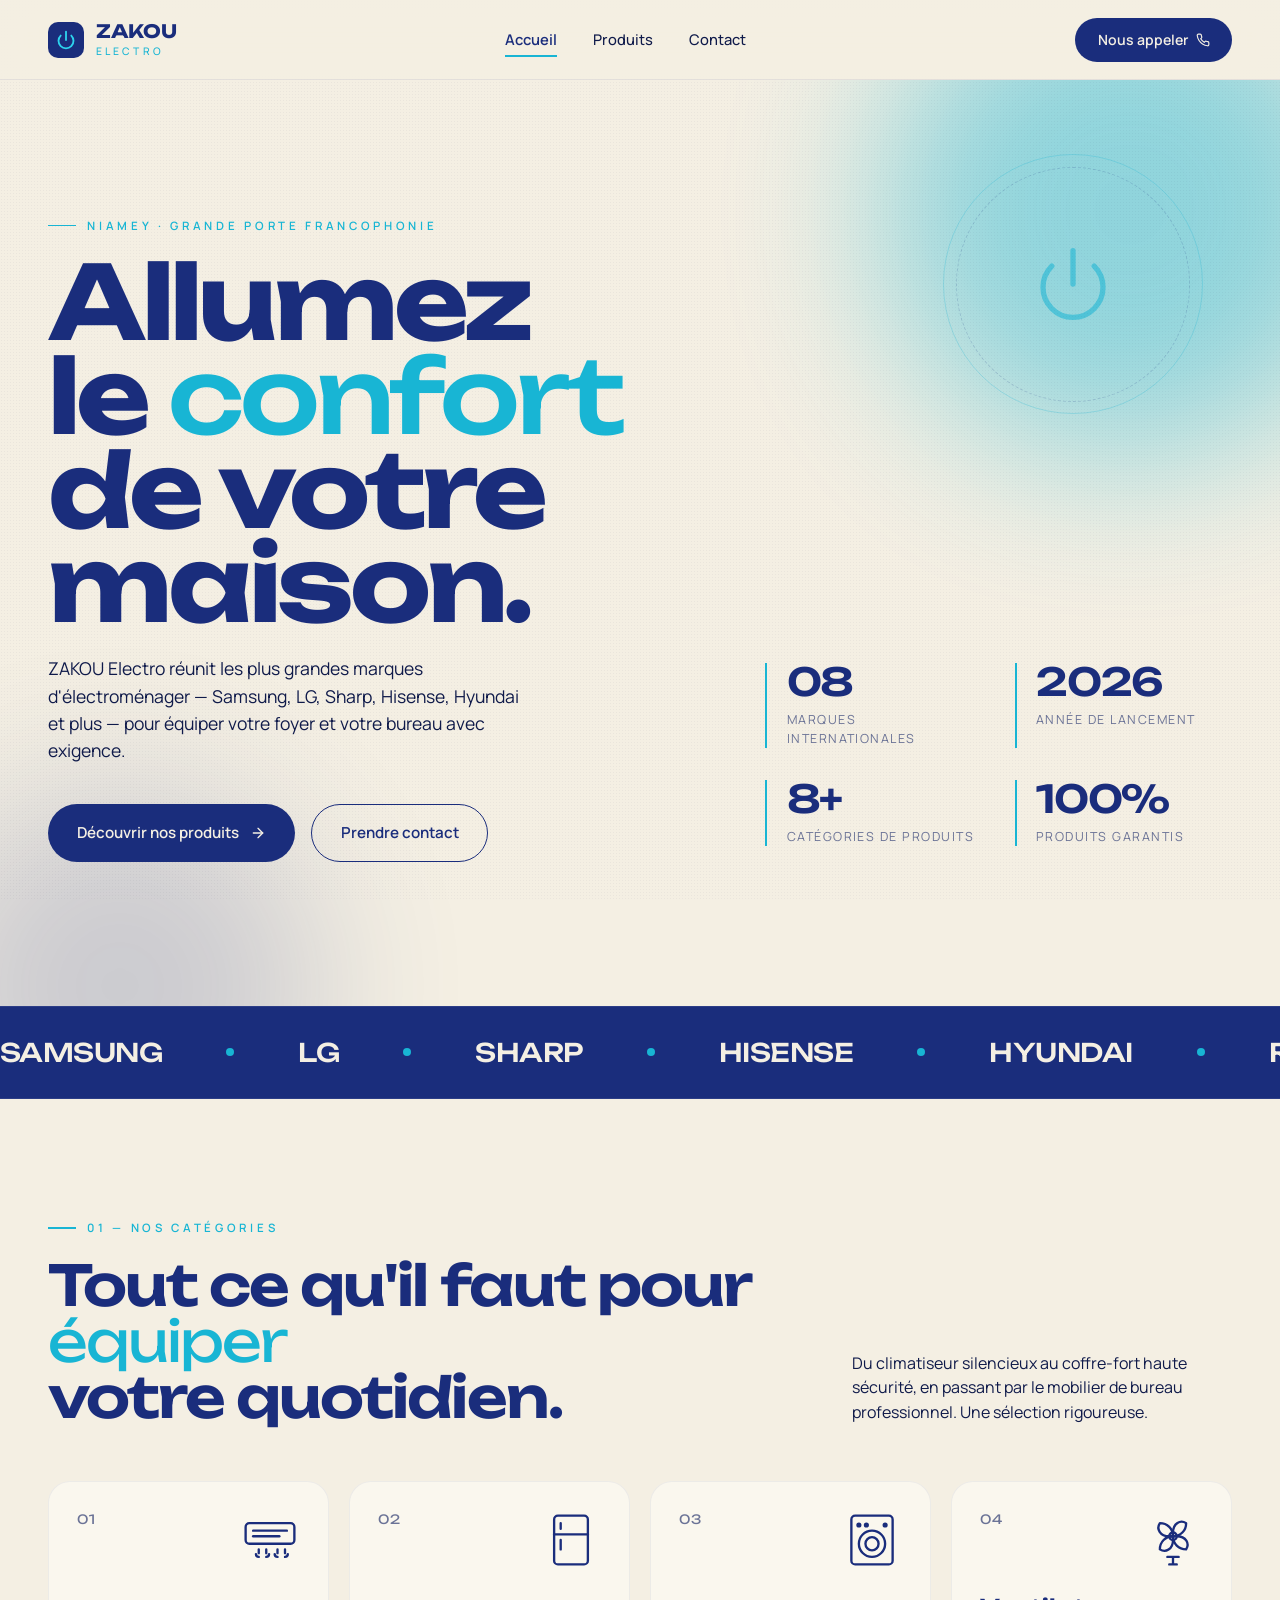
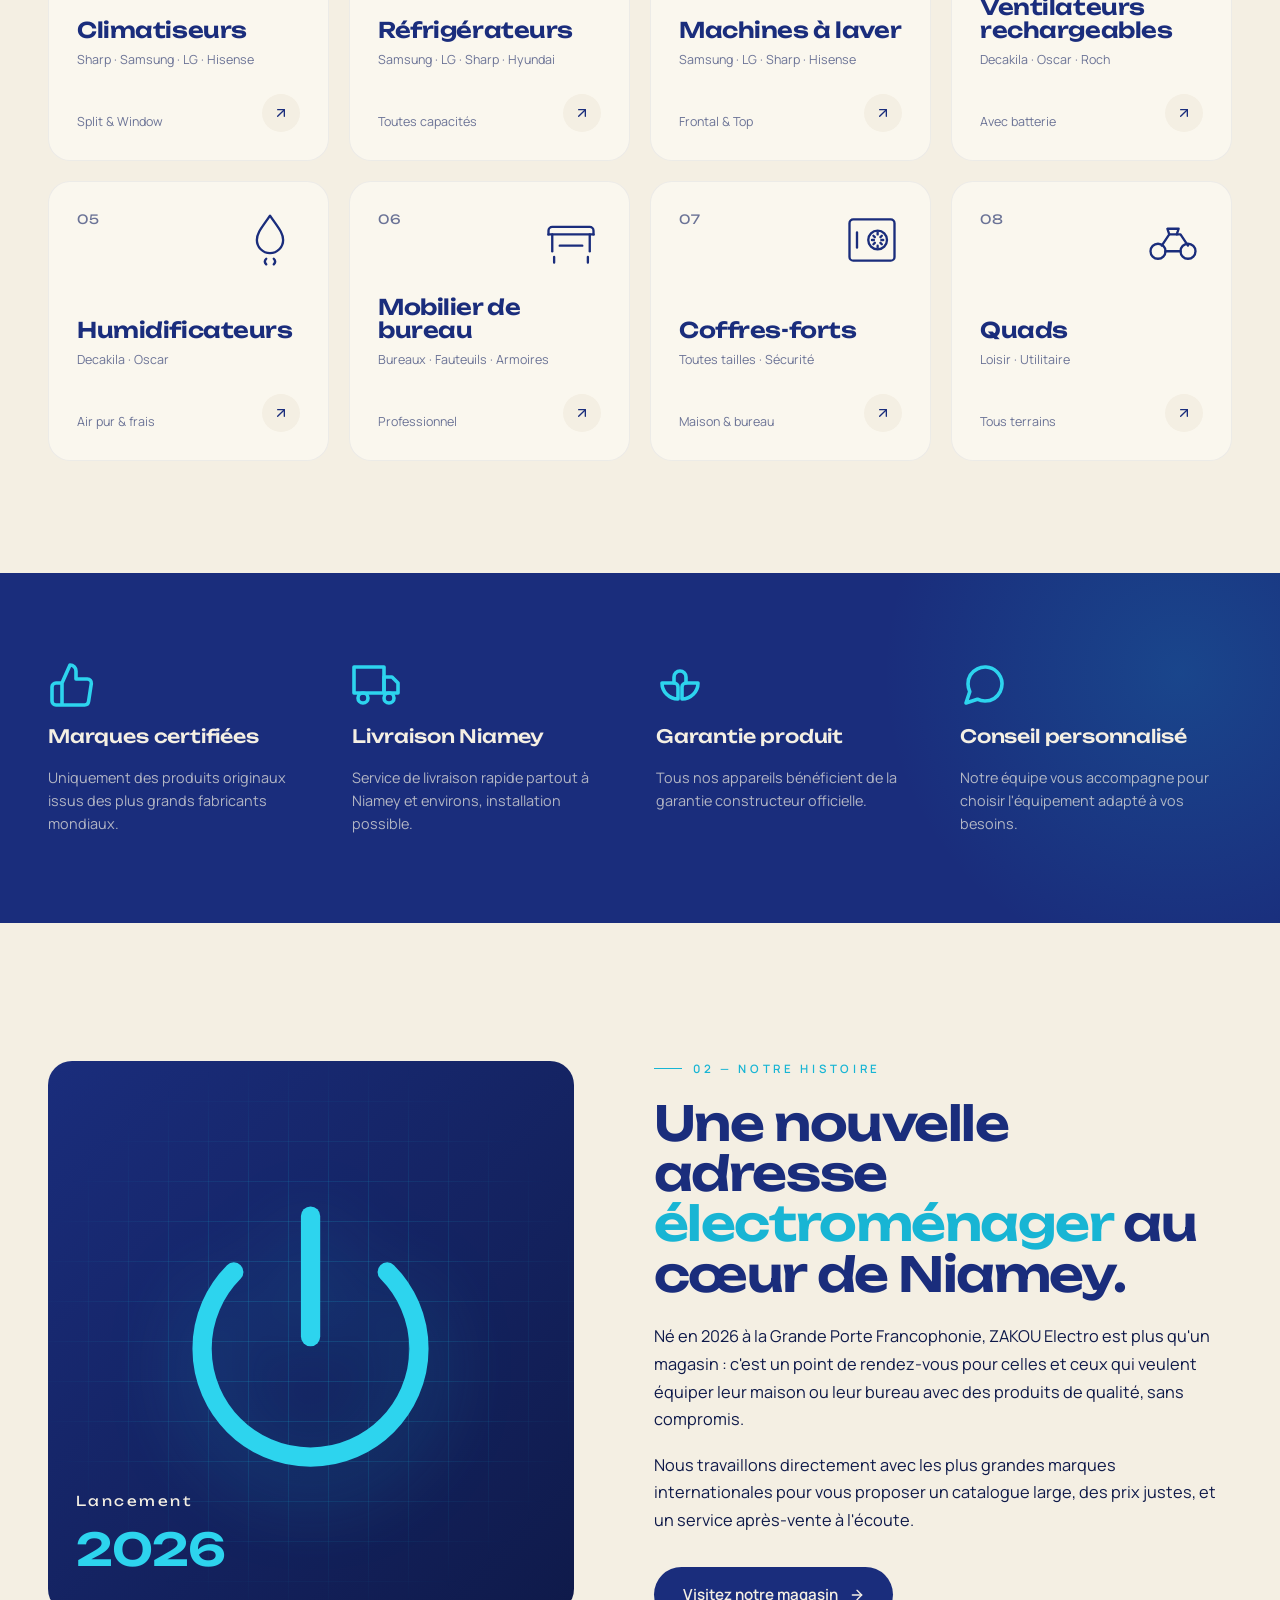
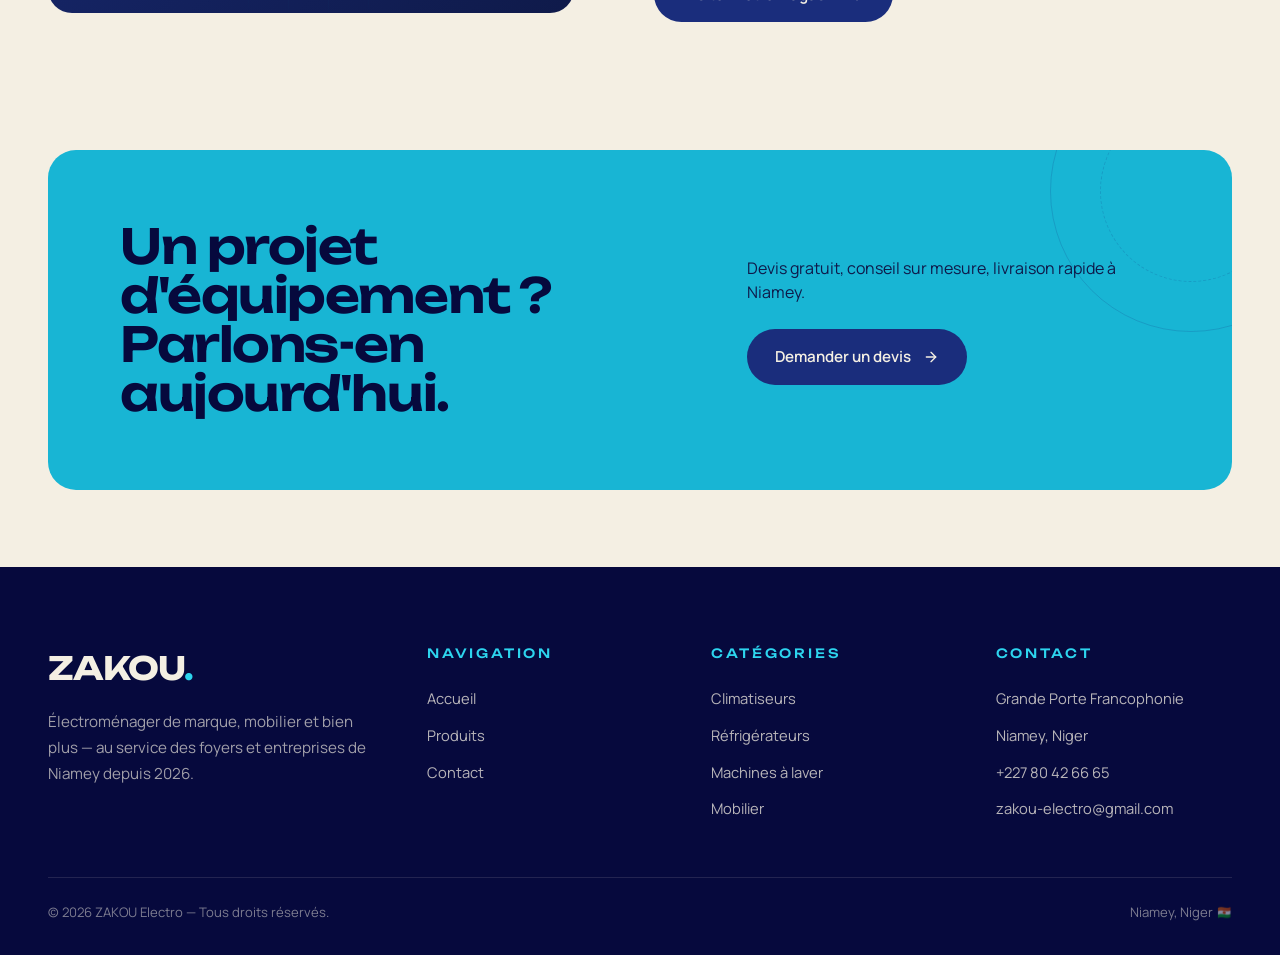
<file: index.html>
<!DOCTYPE html>
<html lang="fr">
<head>
  <meta charset="UTF-8" />
  <meta name="viewport" content="width=device-width, initial-scale=1.0" />
  <title>ZAKOU Electro — Électroménager de marque à Niamey</title>
  <meta name="description" content="ZAKOU Electro — votre destination pour l'électroménager de marque à Niamey. Climatiseurs, réfrigérateurs, machines à laver, mobilier et plus encore. Marques : Samsung, LG, Sharp, Hisense, Hyundai." />
  <link rel="stylesheet" href="style.css" />
  <link rel="icon" type="image/png" href="assets/logo.png" />
</head>
<body>

  <!-- ============================== NAV ============================== -->
  <nav class="nav">
    <div class="nav__inner">
      <a href="index.html" class="nav__brand" aria-label="ZAKOU Electro accueil">
        <span class="nav__brand-mark" aria-hidden="true">
          <!-- Power icon -->
          <svg viewBox="0 0 24 24" width="20" height="20" fill="none" stroke="currentColor" stroke-width="2.2" stroke-linecap="round" stroke-linejoin="round"><path d="M12 2v10"/><path d="M18.36 6.64a9 9 0 1 1-12.73 0"/></svg>
        </span>
        <span class="nav__brand-text">ZAKOU<span>ELECTRO</span></span>
      </a>
      <ul class="nav__links">
        <li><a href="index.html" class="nav__link is-active">Accueil</a></li>
        <li><a href="produits.html" class="nav__link">Produits</a></li>
        <li><a href="contact.html" class="nav__link">Contact</a></li>
      </ul>
      <a href="contact.html" class="nav__cta">
        Nous appeler
        <svg viewBox="0 0 24 24" fill="none" stroke="currentColor" stroke-width="2" stroke-linecap="round" stroke-linejoin="round"><path d="M22 16.92v3a2 2 0 0 1-2.18 2 19.79 19.79 0 0 1-8.63-3.07 19.5 19.5 0 0 1-6-6 19.79 19.79 0 0 1-3.07-8.67A2 2 0 0 1 4.11 2h3a2 2 0 0 1 2 1.72 12.84 12.84 0 0 0 .7 2.81 2 2 0 0 1-.45 2.11L8.09 9.91a16 16 0 0 0 6 6l1.27-1.27a2 2 0 0 1 2.11-.45 12.84 12.84 0 0 0 2.81.7A2 2 0 0 1 22 16.92z"/></svg>
      </a>
      <button class="nav__burger" aria-label="Menu"><span></span><span></span><span></span></button>
    </div>
  </nav>

  <!-- ============================== HERO ============================== -->
  <section class="hero">
    <div class="hero__bg">
      <span class="hero__bg-circle hero__bg-circle--cyan"></span>
      <span class="hero__bg-circle hero__bg-circle--navy"></span>
    </div>

    <!-- Rotating power ring decoration -->
    <div class="power-mark" aria-hidden="true">
      <svg viewBox="0 0 24 24" fill="none" stroke="currentColor" stroke-width="1.6" stroke-linecap="round" stroke-linejoin="round"><path d="M12 2v10"/><path d="M18.36 6.64a9 9 0 1 1-12.73 0"/></svg>
    </div>

    <div class="container">
      <div class="hero__grid">
        <div>
          <span class="eyebrow">Niamey · Grande Porte Francophonie</span>
          <h1 class="hero__title">
            <span class="line">Allumez</span>
            <span class="line">le <em>confort</em></span>
            <span class="line">de votre maison.</span>
          </h1>
          <p class="hero__lead">
            ZAKOU Electro réunit les plus grandes marques d'électroménager &mdash;
            Samsung, LG, Sharp, Hisense, Hyundai et plus &mdash; pour équiper votre
            foyer et votre bureau avec exigence.
          </p>
          <div class="hero__cta-row">
            <a href="produits.html" class="btn btn--primary">
              Découvrir nos produits
              <svg viewBox="0 0 24 24" fill="none" stroke="currentColor" stroke-width="2" stroke-linecap="round" stroke-linejoin="round"><path d="M5 12h14"/><path d="m12 5 7 7-7 7"/></svg>
            </a>
            <a href="contact.html" class="btn btn--ghost">Prendre contact</a>
          </div>
        </div>

        <div class="hero__stats">
          <div class="hero__stat">
            <div class="hero__stat-num">08</div>
            <div class="hero__stat-label">Marques internationales</div>
          </div>
          <div class="hero__stat">
            <div class="hero__stat-num">2026</div>
            <div class="hero__stat-label">Année de lancement</div>
          </div>
          <div class="hero__stat">
            <div class="hero__stat-num">8+</div>
            <div class="hero__stat-label">Catégories de produits</div>
          </div>
          <div class="hero__stat">
            <div class="hero__stat-num">100%</div>
            <div class="hero__stat-label">Produits garantis</div>
          </div>
        </div>
      </div>
    </div>
  </section>

  <!-- ============================== BRAND MARQUEE ============================== -->
  <div class="marquee" aria-hidden="true">
    <div class="marquee__track">
      <div class="marquee__item">SAMSUNG</div>
      <div class="marquee__item">LG</div>
      <div class="marquee__item">SHARP</div>
      <div class="marquee__item">HISENSE</div>
      <div class="marquee__item">HYUNDAI</div>
      <div class="marquee__item">ROCH</div>
      <div class="marquee__item">OSCAR</div>
      <div class="marquee__item">DECAKILA</div>
      <!-- Dupliqué pour boucle continue -->
      <div class="marquee__item">SAMSUNG</div>
      <div class="marquee__item">LG</div>
      <div class="marquee__item">SHARP</div>
      <div class="marquee__item">HISENSE</div>
      <div class="marquee__item">HYUNDAI</div>
      <div class="marquee__item">ROCH</div>
      <div class="marquee__item">OSCAR</div>
      <div class="marquee__item">DECAKILA</div>
    </div>
  </div>

  <!-- ============================== CATEGORIES ============================== -->
  <section class="section">
    <div class="container">
      <div class="section__head reveal">
        <div>
          <span class="eyebrow">01 — Nos catégories</span>
          <h2 class="section__title">Tout ce qu'il faut pour <em>équiper</em><br />votre quotidien.</h2>
        </div>
        <p class="section__sub">
          Du climatiseur silencieux au coffre-fort haute sécurité, en passant
          par le mobilier de bureau professionnel. Une sélection rigoureuse.
        </p>
      </div>

      <div class="categories">

        <!-- Climatiseurs -->
        <a href="produits.html#climatiseurs" class="cat-card reveal">
          <div class="cat-card__top">
            <span class="cat-card__num">01</span>
            <svg class="cat-card__icon" viewBox="0 0 64 64" fill="none" stroke="currentColor" stroke-width="2.5" stroke-linecap="round" stroke-linejoin="round">
              <rect x="6" y="14" width="52" height="22" rx="4"/>
              <path d="M14 22h36"/><path d="M14 28h28"/>
              <path d="M20 42v4M20 50c-2 0-3-1-3-3M28 42v4M28 50c2 0 3-1 3-3M40 42v4M40 50c-2 0-3-1-3-3M48 42v4M48 50c2 0 3-1 3-3"/>
            </svg>
          </div>
          <div>
            <h3 class="cat-card__title">Climatiseurs</h3>
            <p class="cat-card__brands">Sharp · Samsung · LG · Hisense</p>
            <div class="cat-card__bottom">
              <span class="cat-card__brands">Split & Window</span>
              <span class="cat-card__arrow">
                <svg viewBox="0 0 24 24" fill="none" stroke="currentColor" stroke-width="2" stroke-linecap="round" stroke-linejoin="round"><path d="M7 17 17 7"/><path d="M7 7h10v10"/></svg>
              </span>
            </div>
          </div>
        </a>

        <!-- Réfrigérateurs -->
        <a href="produits.html#refrigerateurs" class="cat-card reveal">
          <div class="cat-card__top">
            <span class="cat-card__num">02</span>
            <svg class="cat-card__icon" viewBox="0 0 64 64" fill="none" stroke="currentColor" stroke-width="2.5" stroke-linecap="round" stroke-linejoin="round">
              <rect x="14" y="6" width="36" height="52" rx="4"/>
              <path d="M14 26h36"/>
              <path d="M21 14v6M21 32v10"/>
            </svg>
          </div>
          <div>
            <h3 class="cat-card__title">Réfrigérateurs</h3>
            <p class="cat-card__brands">Samsung · LG · Sharp · Hyundai</p>
            <div class="cat-card__bottom">
              <span class="cat-card__brands">Toutes capacités</span>
              <span class="cat-card__arrow">
                <svg viewBox="0 0 24 24" fill="none" stroke="currentColor" stroke-width="2" stroke-linecap="round" stroke-linejoin="round"><path d="M7 17 17 7"/><path d="M7 7h10v10"/></svg>
              </span>
            </div>
          </div>
        </a>

        <!-- Machines à laver -->
        <a href="produits.html#machines" class="cat-card reveal">
          <div class="cat-card__top">
            <span class="cat-card__num">03</span>
            <svg class="cat-card__icon" viewBox="0 0 64 64" fill="none" stroke="currentColor" stroke-width="2.5" stroke-linecap="round" stroke-linejoin="round">
              <rect x="10" y="6" width="44" height="52" rx="4"/>
              <circle cx="32" cy="36" r="14"/>
              <circle cx="32" cy="36" r="7"/>
              <circle cx="18" cy="16" r="1.5" fill="currentColor"/>
              <circle cx="26" cy="16" r="1.5" fill="currentColor"/>
              <circle cx="46" cy="16" r="1.5" fill="currentColor"/>
            </svg>
          </div>
          <div>
            <h3 class="cat-card__title">Machines à laver</h3>
            <p class="cat-card__brands">Samsung · LG · Sharp · Hisense</p>
            <div class="cat-card__bottom">
              <span class="cat-card__brands">Frontal & Top</span>
              <span class="cat-card__arrow">
                <svg viewBox="0 0 24 24" fill="none" stroke="currentColor" stroke-width="2" stroke-linecap="round" stroke-linejoin="round"><path d="M7 17 17 7"/><path d="M7 7h10v10"/></svg>
              </span>
            </div>
          </div>
        </a>

        <!-- Ventilateurs -->
        <a href="produits.html#ventilateurs" class="cat-card reveal">
          <div class="cat-card__top">
            <span class="cat-card__num">04</span>
            <svg class="cat-card__icon" viewBox="0 0 64 64" fill="none" stroke="currentColor" stroke-width="2.5" stroke-linecap="round" stroke-linejoin="round">
              <circle cx="32" cy="28" r="4"/>
              <path d="M32 24c0-10 8-14 14-10 0 8-6 14-14 14z"/>
              <path d="M32 32c0 10-8 14-14 10 0-8 6-14 14-14z"/>
              <path d="M28 28c-10 0-14-8-10-14 8 0 14 6 14 14z"/>
              <path d="M36 28c10 0 14 8 10 14-8 0-14-6-14-14z"/>
              <path d="M26 50h12M28 58h8M32 50v8"/>
            </svg>
          </div>
          <div>
            <h3 class="cat-card__title">Ventilateurs rechargeables</h3>
            <p class="cat-card__brands">Decakila · Oscar · Roch</p>
            <div class="cat-card__bottom">
              <span class="cat-card__brands">Avec batterie</span>
              <span class="cat-card__arrow">
                <svg viewBox="0 0 24 24" fill="none" stroke="currentColor" stroke-width="2" stroke-linecap="round" stroke-linejoin="round"><path d="M7 17 17 7"/><path d="M7 7h10v10"/></svg>
              </span>
            </div>
          </div>
        </a>

        <!-- Humidificateurs -->
        <a href="produits.html#humidificateurs" class="cat-card reveal">
          <div class="cat-card__top">
            <span class="cat-card__num">05</span>
            <svg class="cat-card__icon" viewBox="0 0 64 64" fill="none" stroke="currentColor" stroke-width="2.5" stroke-linecap="round" stroke-linejoin="round">
              <path d="M32 6c-8 12-14 18-14 26a14 14 0 0 0 28 0c0-8-6-14-14-26z"/>
              <path d="M28 58c-2-2-2-4 0-6M36 58c2-2 2-4 0-6"/>
            </svg>
          </div>
          <div>
            <h3 class="cat-card__title">Humidificateurs</h3>
            <p class="cat-card__brands">Decakila · Oscar</p>
            <div class="cat-card__bottom">
              <span class="cat-card__brands">Air pur & frais</span>
              <span class="cat-card__arrow">
                <svg viewBox="0 0 24 24" fill="none" stroke="currentColor" stroke-width="2" stroke-linecap="round" stroke-linejoin="round"><path d="M7 17 17 7"/><path d="M7 7h10v10"/></svg>
              </span>
            </div>
          </div>
        </a>

        <!-- Mobilier de bureau -->
        <a href="produits.html#mobilier" class="cat-card reveal">
          <div class="cat-card__top">
            <span class="cat-card__num">06</span>
            <svg class="cat-card__icon" viewBox="0 0 64 64" fill="none" stroke="currentColor" stroke-width="2.5" stroke-linecap="round" stroke-linejoin="round">
              <path d="M8 26h48"/>
              <path d="M12 26v18"/>
              <path d="M52 26v18"/>
              <path d="M8 26v-4a4 4 0 0 1 4-4h40a4 4 0 0 1 4 4v4"/>
              <path d="M20 38h24"/>
              <path d="M14 50v6M50 50v6"/>
            </svg>
          </div>
          <div>
            <h3 class="cat-card__title">Mobilier de bureau</h3>
            <p class="cat-card__brands">Bureaux · Fauteuils · Armoires</p>
            <div class="cat-card__bottom">
              <span class="cat-card__brands">Professionnel</span>
              <span class="cat-card__arrow">
                <svg viewBox="0 0 24 24" fill="none" stroke="currentColor" stroke-width="2" stroke-linecap="round" stroke-linejoin="round"><path d="M7 17 17 7"/><path d="M7 7h10v10"/></svg>
              </span>
            </div>
          </div>
        </a>

        <!-- Coffres-forts -->
        <a href="produits.html#coffres" class="cat-card reveal">
          <div class="cat-card__top">
            <span class="cat-card__num">07</span>
            <svg class="cat-card__icon" viewBox="0 0 64 64" fill="none" stroke="currentColor" stroke-width="2.5" stroke-linecap="round" stroke-linejoin="round">
              <rect x="8" y="10" width="48" height="44" rx="4"/>
              <circle cx="38" cy="32" r="10"/>
              <path d="M38 26v-2M38 40v-2M44 32h-2M34 32h-2M42.5 27.5l-1.5 1.5M35 35l-1.5 1.5M42.5 36.5 41 35M35 29l-1.5-1.5"/>
              <path d="M16 24v16"/>
            </svg>
          </div>
          <div>
            <h3 class="cat-card__title">Coffres-forts</h3>
            <p class="cat-card__brands">Toutes tailles · Sécurité</p>
            <div class="cat-card__bottom">
              <span class="cat-card__brands">Maison & bureau</span>
              <span class="cat-card__arrow">
                <svg viewBox="0 0 24 24" fill="none" stroke="currentColor" stroke-width="2" stroke-linecap="round" stroke-linejoin="round"><path d="M7 17 17 7"/><path d="M7 7h10v10"/></svg>
              </span>
            </div>
          </div>
        </a>

        <!-- Quads -->
        <a href="produits.html#quads" class="cat-card reveal">
          <div class="cat-card__top">
            <span class="cat-card__num">08</span>
            <svg class="cat-card__icon" viewBox="0 0 64 64" fill="none" stroke="currentColor" stroke-width="2.5" stroke-linecap="round" stroke-linejoin="round">
              <circle cx="16" cy="44" r="8"/>
              <circle cx="48" cy="44" r="8"/>
              <path d="M20 38l8-12h12l8 12"/>
              <path d="M28 26l-2-6h12l-2 6"/>
              <path d="M24 44h16"/>
            </svg>
          </div>
          <div>
            <h3 class="cat-card__title">Quads</h3>
            <p class="cat-card__brands">Loisir · Utilitaire</p>
            <div class="cat-card__bottom">
              <span class="cat-card__brands">Tous terrains</span>
              <span class="cat-card__arrow">
                <svg viewBox="0 0 24 24" fill="none" stroke="currentColor" stroke-width="2" stroke-linecap="round" stroke-linejoin="round"><path d="M7 17 17 7"/><path d="M7 7h10v10"/></svg>
              </span>
            </div>
          </div>
        </a>

      </div>
    </div>
  </section>

  <!-- ============================== FEATURES ============================== -->
  <section class="features">
    <div class="container">
      <div class="features__grid">
        <div class="feature reveal">
          <svg class="feature__icon" viewBox="0 0 24 24" fill="none" stroke="currentColor" stroke-width="1.8" stroke-linecap="round" stroke-linejoin="round"><path d="M14 9V5a3 3 0 0 0-3-3l-4 9v11h11.28a2 2 0 0 0 2-1.7l1.38-9a2 2 0 0 0-2-2.3zM7 22H4a2 2 0 0 1-2-2v-7a2 2 0 0 1 2-2h3"/></svg>
          <h3 class="feature__title">Marques certifiées</h3>
          <p class="feature__desc">Uniquement des produits originaux issus des plus grands fabricants mondiaux.</p>
        </div>
        <div class="feature reveal">
          <svg class="feature__icon" viewBox="0 0 24 24" fill="none" stroke="currentColor" stroke-width="1.8" stroke-linecap="round" stroke-linejoin="round"><rect x="1" y="3" width="15" height="13"/><polygon points="16 8 20 8 23 11 23 16 16 16 16 8"/><circle cx="5.5" cy="18.5" r="2.5"/><circle cx="18.5" cy="18.5" r="2.5"/></svg>
          <h3 class="feature__title">Livraison Niamey</h3>
          <p class="feature__desc">Service de livraison rapide partout à Niamey et environs, installation possible.</p>
        </div>
        <div class="feature reveal">
          <svg class="feature__icon" viewBox="0 0 24 24" fill="none" stroke="currentColor" stroke-width="1.8" stroke-linecap="round" stroke-linejoin="round"><path d="M9 11H3a8 8 0 0 0 8 8v-6a2 2 0 0 0-2-2zM21 11h-6a2 2 0 0 0-2 2v6a8 8 0 0 0 8-8z"/><path d="M9 11V8a3 3 0 0 1 6 0v3"/></svg>
          <h3 class="feature__title">Garantie produit</h3>
          <p class="feature__desc">Tous nos appareils bénéficient de la garantie constructeur officielle.</p>
        </div>
        <div class="feature reveal">
          <svg class="feature__icon" viewBox="0 0 24 24" fill="none" stroke="currentColor" stroke-width="1.8" stroke-linecap="round" stroke-linejoin="round"><path d="M21 11.5a8.38 8.38 0 0 1-.9 3.8 8.5 8.5 0 0 1-7.6 4.7 8.38 8.38 0 0 1-3.8-.9L3 21l1.9-5.7a8.38 8.38 0 0 1-.9-3.8 8.5 8.5 0 0 1 4.7-7.6 8.38 8.38 0 0 1 3.8-.9h.5a8.48 8.48 0 0 1 8 8v.5z"/></svg>
          <h3 class="feature__title">Conseil personnalisé</h3>
          <p class="feature__desc">Notre équipe vous accompagne pour choisir l'équipement adapté à vos besoins.</p>
        </div>
      </div>
    </div>
  </section>

  <!-- ============================== STORY ============================== -->
  <section class="story">
    <div class="container">
      <div class="story__grid">
        <div class="story__visual reveal">
          <svg viewBox="0 0 24 24" fill="none" stroke="currentColor" stroke-width="1.6" stroke-linecap="round" stroke-linejoin="round" aria-hidden="true">
            <path d="M12 2v10"/>
            <path d="M18.36 6.64a9 9 0 1 1-12.73 0"/>
          </svg>
          <div class="story__year">
            Lancement<br /><strong>2026</strong>
          </div>
        </div>
        <div class="story__text reveal">
          <span class="eyebrow">02 — Notre histoire</span>
          <h2>Une nouvelle adresse <em>électroménager</em> au cœur de Niamey.</h2>
          <p>
            Né en 2026 à la Grande Porte Francophonie, ZAKOU Electro est plus
            qu'un magasin : c'est un point de rendez-vous pour celles et ceux
            qui veulent équiper leur maison ou leur bureau avec des produits de
            qualité, sans compromis.
          </p>
          <p>
            Nous travaillons directement avec les plus grandes marques
            internationales pour vous proposer un catalogue large, des prix
            justes, et un service après-vente à l'écoute.
          </p>
          <div style="margin-top:2rem;">
            <a href="contact.html" class="btn btn--primary">
              Visitez notre magasin
              <svg viewBox="0 0 24 24" fill="none" stroke="currentColor" stroke-width="2" stroke-linecap="round" stroke-linejoin="round"><path d="M5 12h14"/><path d="m12 5 7 7-7 7"/></svg>
            </a>
          </div>
        </div>
      </div>
    </div>
  </section>

  <!-- ============================== CTA BANNER ============================== -->
  <div class="cta-banner reveal">
    <div class="cta-banner__inner">
      <div>
        <h2>Un projet d'équipement ?<br />Parlons-en aujourd'hui.</h2>
      </div>
      <div>
        <p>Devis gratuit, conseil sur mesure, livraison rapide à Niamey.</p>
        <a href="contact.html" class="btn btn--primary">
          Demander un devis
          <svg viewBox="0 0 24 24" fill="none" stroke="currentColor" stroke-width="2" stroke-linecap="round" stroke-linejoin="round"><path d="M5 12h14"/><path d="m12 5 7 7-7 7"/></svg>
        </a>
      </div>
    </div>
  </div>

  <!-- ============================== FOOTER ============================== -->
  <footer class="footer">
    <div class="container">
      <div class="footer__grid">
        <div>
          <div class="footer__brand">ZAKOU<span>.</span></div>
          <p class="footer__tag">
            Électroménager de marque, mobilier et bien plus &mdash; au service
            des foyers et entreprises de Niamey depuis 2026.
          </p>
        </div>
        <div>
          <h4 class="footer__heading">Navigation</h4>
          <ul class="footer__list">
            <li><a href="index.html">Accueil</a></li>
            <li><a href="produits.html">Produits</a></li>
            <li><a href="contact.html">Contact</a></li>
          </ul>
        </div>
        <div>
          <h4 class="footer__heading">Catégories</h4>
          <ul class="footer__list">
            <li><a href="produits.html#climatiseurs">Climatiseurs</a></li>
            <li><a href="produits.html#refrigerateurs">Réfrigérateurs</a></li>
            <li><a href="produits.html#machines">Machines à laver</a></li>
            <li><a href="produits.html#mobilier">Mobilier</a></li>
          </ul>
        </div>
        <div>
          <h4 class="footer__heading">Contact</h4>
          <ul class="footer__list">
            <li><span>Grande Porte Francophonie</span></li>
            <li><span>Niamey, Niger</span></li>
            <li><a href="tel:+22780426665">+227 80 42 66 65</a></li>
            <li><a href="mailto:zakou-electro@gmail.com">zakou-electro@gmail.com</a></li>
          </ul>
        </div>
      </div>
      <div class="footer__bottom">
        <span>© 2026 ZAKOU Electro &mdash; Tous droits réservés.</span>
        <span>Niamey, Niger 🇳🇪</span>
      </div>
    </div>
  </footer>

  <script src="main.js"></script>
</body>
</html>
</file>
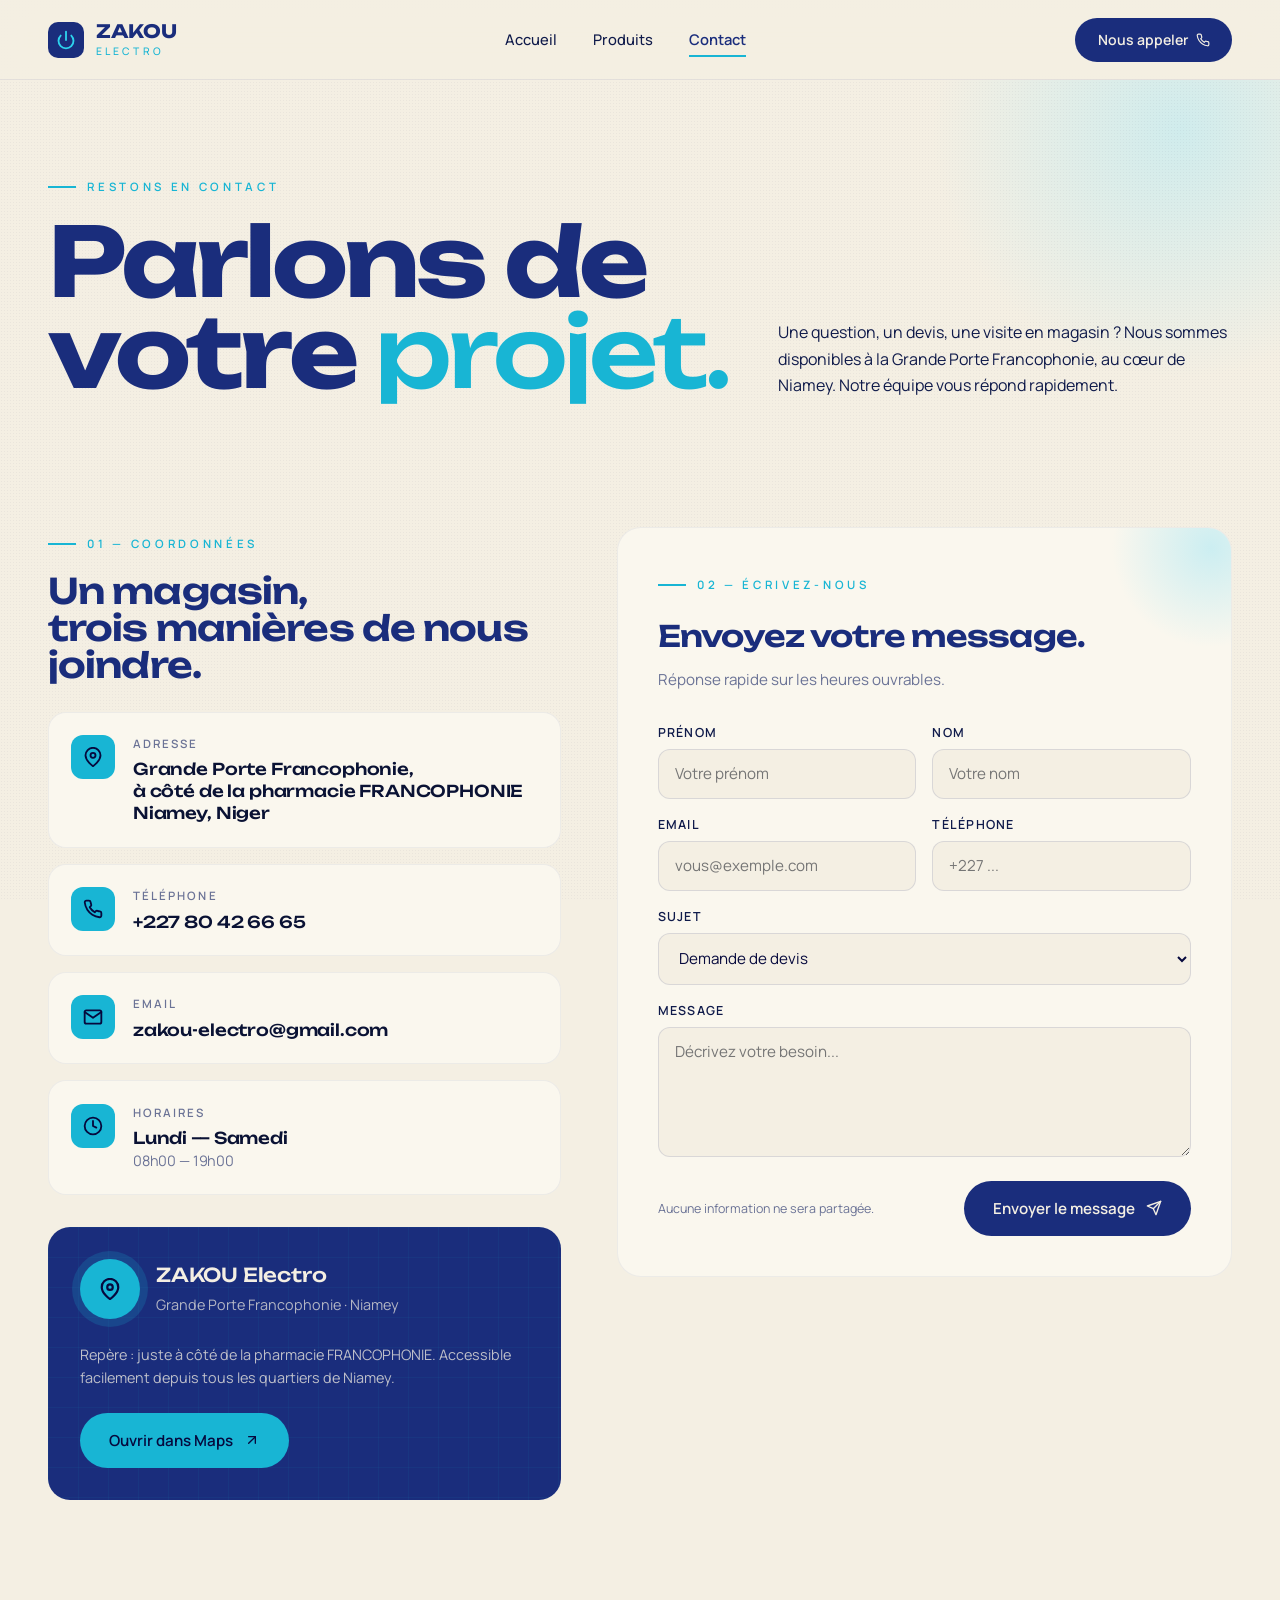
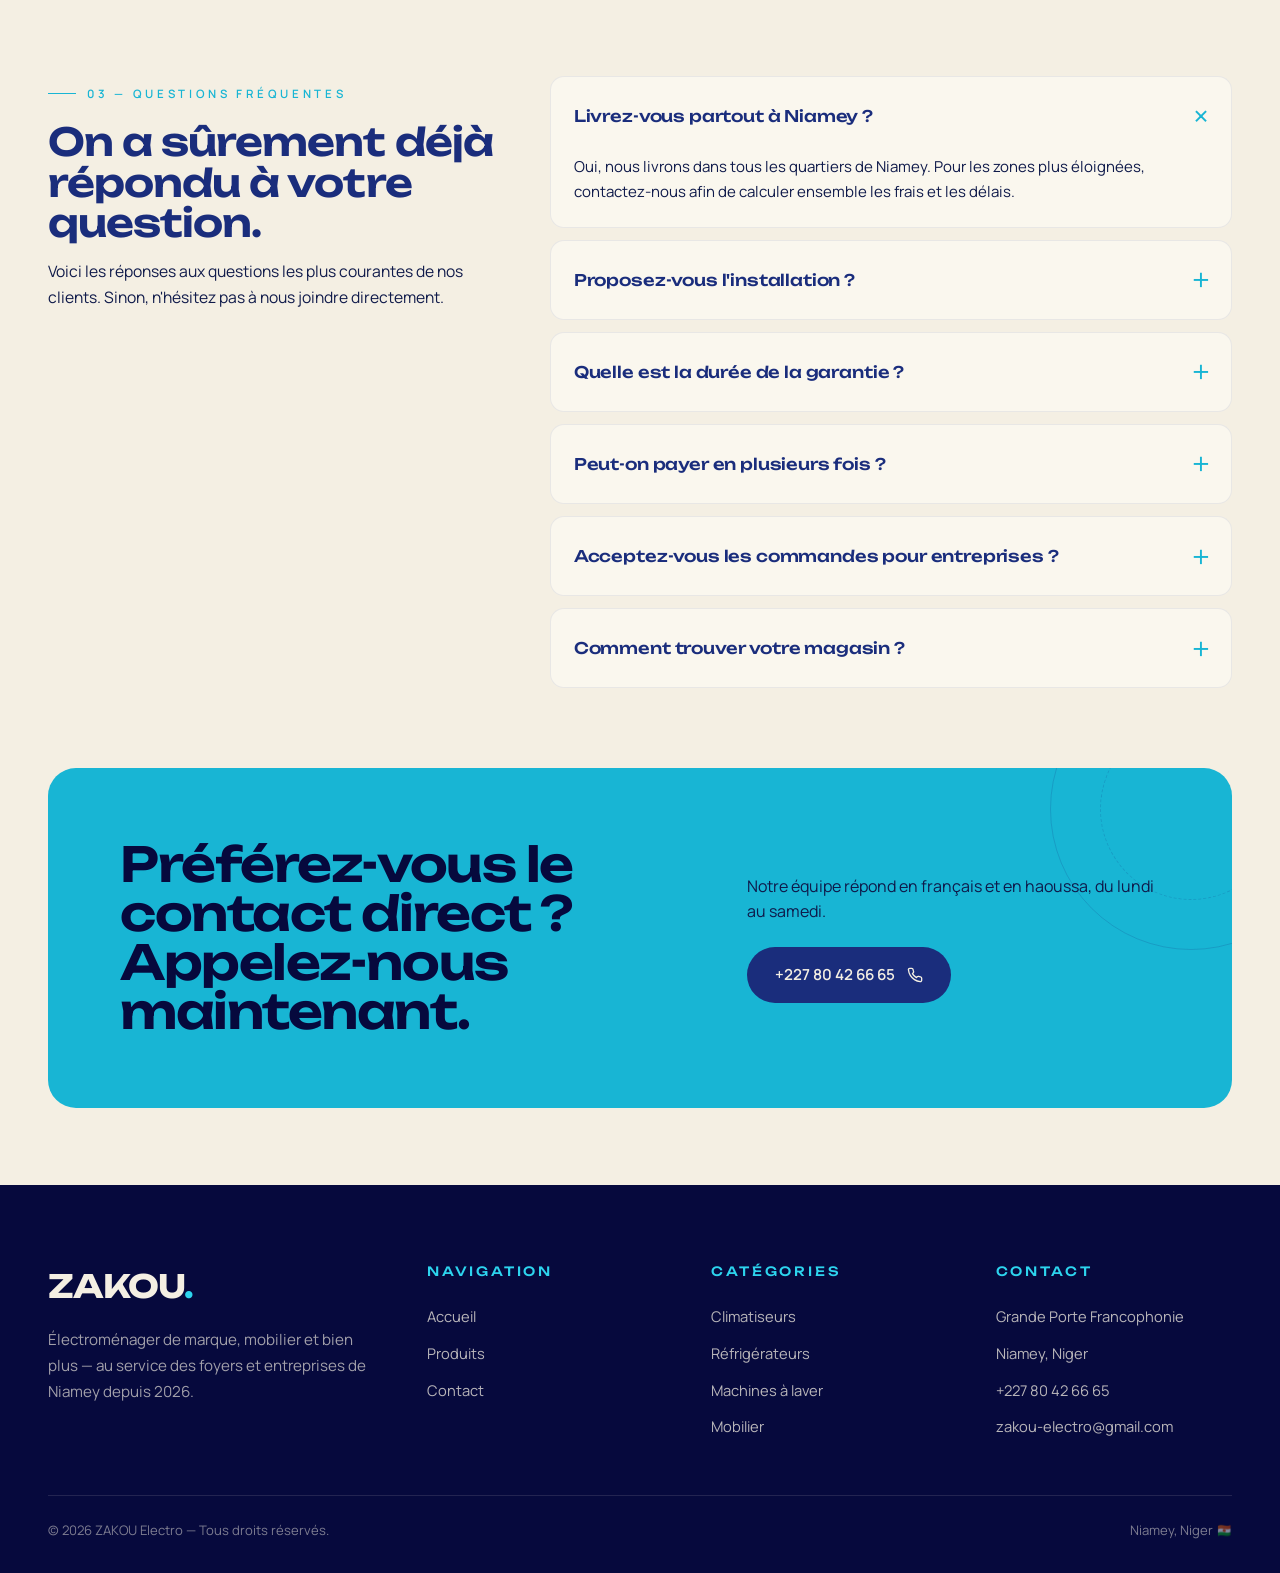
<file: contact.html>
<!DOCTYPE html>
<html lang="fr">
<head>
  <meta charset="UTF-8" />
  <meta name="viewport" content="width=device-width, initial-scale=1.0" />
  <title>Contact — ZAKOU Electro Niamey</title>
  <meta name="description" content="Contactez ZAKOU Electro à Niamey. Grande Porte Francophonie, à côté de la pharmacie FRANCOPHONIE. Téléphone : +227 80 42 66 65 — Email : zakou-electro@gmail.com." />
  <link rel="stylesheet" href="style.css" />
  <link rel="icon" type="image/png" href="assets/logo.png" />
</head>
<body>

  <!-- ============================== NAV ============================== -->
  <nav class="nav">
    <div class="nav__inner">
      <a href="index.html" class="nav__brand" aria-label="ZAKOU Electro accueil">
        <span class="nav__brand-mark" aria-hidden="true">
          <svg viewBox="0 0 24 24" width="20" height="20" fill="none" stroke="currentColor" stroke-width="2.2" stroke-linecap="round" stroke-linejoin="round"><path d="M12 2v10"/><path d="M18.36 6.64a9 9 0 1 1-12.73 0"/></svg>
        </span>
        <span class="nav__brand-text">ZAKOU<span>ELECTRO</span></span>
      </a>
      <ul class="nav__links">
        <li><a href="index.html" class="nav__link">Accueil</a></li>
        <li><a href="produits.html" class="nav__link">Produits</a></li>
        <li><a href="contact.html" class="nav__link is-active">Contact</a></li>
      </ul>
      <a href="tel:+22780426665" class="nav__cta">
        Nous appeler
        <svg viewBox="0 0 24 24" fill="none" stroke="currentColor" stroke-width="2" stroke-linecap="round" stroke-linejoin="round"><path d="M22 16.92v3a2 2 0 0 1-2.18 2 19.79 19.79 0 0 1-8.63-3.07 19.5 19.5 0 0 1-6-6 19.79 19.79 0 0 1-3.07-8.67A2 2 0 0 1 4.11 2h3a2 2 0 0 1 2 1.72 12.84 12.84 0 0 0 .7 2.81 2 2 0 0 1-.45 2.11L8.09 9.91a16 16 0 0 0 6 6l1.27-1.27a2 2 0 0 1 2.11-.45 12.84 12.84 0 0 0 2.81.7A2 2 0 0 1 22 16.92z"/></svg>
      </a>
      <button class="nav__burger" aria-label="Menu"><span></span><span></span><span></span></button>
    </div>
  </nav>

  <!-- ============================== PAGE HERO ============================== -->
  <section class="page-hero">
    <div class="container">
      <div class="page-hero__inner">
        <div>
          <span class="eyebrow">Restons en contact</span>
          <h1>Parlons de votre <em>projet.</em></h1>
        </div>
        <div class="page-hero__meta">
          <p>
            Une question, un devis, une visite en magasin ? Nous sommes
            disponibles à la Grande Porte Francophonie, au cœur de Niamey.
            Notre équipe vous répond rapidement.
          </p>
        </div>
      </div>
    </div>
  </section>

  <!-- ============================== CONTACT GRID ============================== -->
  <section class="container">
    <div class="contact-grid">

      <!-- LEFT : INFO -->
      <div class="contact-info reveal">
        <span class="eyebrow">01 — Coordonnées</span>
        <h2 style="font-family: var(--font-display); font-weight:600; font-size: clamp(1.6rem, 3vw, 2.2rem); color: var(--navy); margin-bottom: 1.75rem; letter-spacing: -0.025em; line-height: 1.05;">
          Un magasin,<br />trois manières de nous joindre.
        </h2>

        <div class="contact-info__cards">

          <a href="https://www.google.com/maps/search/?api=1&query=Grande+Porte+Francophonie+Niamey+Niger" target="_blank" rel="noopener" class="info-card">
            <span class="info-card__icon">
              <svg viewBox="0 0 24 24" fill="none" stroke="currentColor" stroke-width="2.2" stroke-linecap="round" stroke-linejoin="round"><path d="M21 10c0 7-9 13-9 13s-9-6-9-13a9 9 0 0 1 18 0z"/><circle cx="12" cy="10" r="3"/></svg>
            </span>
            <div>
              <div class="info-card__label">Adresse</div>
              <div class="info-card__value">Grande Porte Francophonie,<br />à côté de la pharmacie FRANCOPHONIE<br />Niamey, Niger</div>
            </div>
          </a>

          <a href="tel:+22780426665" class="info-card">
            <span class="info-card__icon">
              <svg viewBox="0 0 24 24" fill="none" stroke="currentColor" stroke-width="2.2" stroke-linecap="round" stroke-linejoin="round"><path d="M22 16.92v3a2 2 0 0 1-2.18 2 19.79 19.79 0 0 1-8.63-3.07 19.5 19.5 0 0 1-6-6 19.79 19.79 0 0 1-3.07-8.67A2 2 0 0 1 4.11 2h3a2 2 0 0 1 2 1.72 12.84 12.84 0 0 0 .7 2.81 2 2 0 0 1-.45 2.11L8.09 9.91a16 16 0 0 0 6 6l1.27-1.27a2 2 0 0 1 2.11-.45 12.84 12.84 0 0 0 2.81.7A2 2 0 0 1 22 16.92z"/></svg>
            </span>
            <div>
              <div class="info-card__label">Téléphone</div>
              <div class="info-card__value">+227 80 42 66 65</div>
            </div>
          </a>

          <a href="mailto:zakou-electro@gmail.com" class="info-card">
            <span class="info-card__icon">
              <svg viewBox="0 0 24 24" fill="none" stroke="currentColor" stroke-width="2.2" stroke-linecap="round" stroke-linejoin="round"><path d="M4 4h16c1.1 0 2 .9 2 2v12c0 1.1-.9 2-2 2H4c-1.1 0-2-.9-2-2V6c0-1.1.9-2 2-2z"/><polyline points="22,6 12,13 2,6"/></svg>
            </span>
            <div>
              <div class="info-card__label">Email</div>
              <div class="info-card__value">zakou-electro@gmail.com</div>
            </div>
          </a>

          <div class="info-card">
            <span class="info-card__icon">
              <svg viewBox="0 0 24 24" fill="none" stroke="currentColor" stroke-width="2.2" stroke-linecap="round" stroke-linejoin="round"><circle cx="12" cy="12" r="10"/><polyline points="12 6 12 12 16 14"/></svg>
            </span>
            <div>
              <div class="info-card__label">Horaires</div>
              <div class="info-card__value">Lundi &mdash; Samedi<br /><span style="font-family: var(--font-body); font-weight: 400; color: var(--muted); font-size: 0.9rem;">08h00 — 19h00</span></div>
            </div>
          </div>
        </div>

        <!-- Carte stylisée -->
        <div class="map-card">
          <div class="map-card__pattern" aria-hidden="true"></div>
          <div class="map-card__pin">
            <span class="map-card__pin-mark">
              <svg viewBox="0 0 24 24" width="22" height="22" fill="none" stroke="currentColor" stroke-width="2.4" stroke-linecap="round" stroke-linejoin="round"><path d="M21 10c0 7-9 13-9 13s-9-6-9-13a9 9 0 0 1 18 0z"/><circle cx="12" cy="10" r="3"/></svg>
            </span>
            <div>
              <h3>ZAKOU Electro</h3>
              <p>Grande Porte Francophonie · Niamey</p>
            </div>
          </div>
          <p style="position: relative; z-index: 1; color: rgba(244, 239, 227, 0.75); font-size: 0.9rem; margin: 1.5rem 0; line-height: 1.6;">
            Repère : juste à côté de la pharmacie FRANCOPHONIE. Accessible
            facilement depuis tous les quartiers de Niamey.
          </p>
          <a href="https://www.google.com/maps/search/?api=1&query=Grande+Porte+Francophonie+Niamey+Niger" target="_blank" rel="noopener" class="btn btn--cyan" style="position: relative; z-index: 1;">
            Ouvrir dans Maps
            <svg viewBox="0 0 24 24" fill="none" stroke="currentColor" stroke-width="2" stroke-linecap="round" stroke-linejoin="round"><path d="M7 17 17 7"/><path d="M7 7h10v10"/></svg>
          </a>
        </div>
      </div>

      <!-- RIGHT : FORM -->
      <div class="reveal">
        <div class="contact-form">
          <span class="eyebrow">02 — Écrivez-nous</span>
          <h2>Envoyez votre message.</h2>
          <p>Réponse rapide sur les heures ouvrables.</p>

          <form>
            <div class="form-grid">
              <div class="field">
                <label for="prenom">Prénom</label>
                <input type="text" id="prenom" name="prenom" placeholder="Votre prénom" required />
              </div>
              <div class="field">
                <label for="nom">Nom</label>
                <input type="text" id="nom" name="nom" placeholder="Votre nom" required />
              </div>
              <div class="field">
                <label for="email">Email</label>
                <input type="email" id="email" name="email" placeholder="vous@exemple.com" required />
              </div>
              <div class="field">
                <label for="tel">Téléphone</label>
                <input type="tel" id="tel" name="tel" placeholder="+227 ..." />
              </div>
              <div class="field field--full">
                <label for="sujet">Sujet</label>
                <select id="sujet" name="sujet">
                  <option>Demande de devis</option>
                  <option>Question sur un produit</option>
                  <option>Service après-vente</option>
                  <option>Partenariat</option>
                  <option>Autre</option>
                </select>
              </div>
              <div class="field field--full">
                <label for="message">Message</label>
                <textarea id="message" name="message" placeholder="Décrivez votre besoin..." required></textarea>
              </div>
            </div>
            <div class="form-submit">
              <small class="form-status">Aucune information ne sera partagée.</small>
              <button type="submit" class="btn btn--primary">
                Envoyer le message
                <svg viewBox="0 0 24 24" fill="none" stroke="currentColor" stroke-width="2" stroke-linecap="round" stroke-linejoin="round"><path d="M22 2 11 13"/><path d="M22 2 15 22l-4-9-9-4 20-7z"/></svg>
              </button>
            </div>
          </form>
        </div>
      </div>
    </div>

    <!-- ============================== FAQ ============================== -->
    <div class="reveal" style="padding: 2rem 0 5rem;">
      <div style="display: grid; grid-template-columns: 1fr 1.5fr; gap: 3rem; align-items: start;" class="faq-layout">
        <div>
          <span class="eyebrow">03 — Questions fréquentes</span>
          <h2 style="font-family: var(--font-display); font-weight:600; font-size: clamp(1.6rem, 3vw, 2.4rem); color: var(--navy); letter-spacing: -0.025em; line-height: 1.05;">
            On a sûrement déjà répondu à votre question.
          </h2>
          <p style="color: var(--navy-deep); margin-top: 1rem; font-size: 0.98rem; line-height: 1.65;">
            Voici les réponses aux questions les plus courantes de nos clients.
            Sinon, n'hésitez pas à nous joindre directement.
          </p>
        </div>

        <div class="faq">
          <details class="faq-item" open>
            <summary>Livrez-vous partout à Niamey ?</summary>
            <p>Oui, nous livrons dans tous les quartiers de Niamey. Pour les zones plus éloignées, contactez-nous afin de calculer ensemble les frais et les délais.</p>
          </details>
          <details class="faq-item">
            <summary>Proposez-vous l'installation ?</summary>
            <p>Bien sûr. Pour les climatiseurs, machines à laver et autres appareils nécessitant un raccordement, notre équipe peut prendre en charge l'installation.</p>
          </details>
          <details class="faq-item">
            <summary>Quelle est la durée de la garantie ?</summary>
            <p>Tous nos produits sont couverts par la garantie constructeur. La durée varie selon la marque et le produit (généralement 12 à 24 mois). Les détails sont précisés à l'achat.</p>
          </details>
          <details class="faq-item">
            <summary>Peut-on payer en plusieurs fois ?</summary>
            <p>Selon le produit et le montant, des facilités de paiement peuvent être proposées. Discutons-en ensemble en magasin ou par téléphone.</p>
          </details>
          <details class="faq-item">
            <summary>Acceptez-vous les commandes pour entreprises ?</summary>
            <p>Oui, nous équipons régulièrement des entreprises, hôtels, administrations et commerces. Demandez un devis sur mesure pour vos besoins professionnels.</p>
          </details>
          <details class="faq-item">
            <summary>Comment trouver votre magasin ?</summary>
            <p>Nous sommes situés à la Grande Porte Francophonie, juste à côté de la pharmacie FRANCOPHONIE. Un repère bien connu et facile d'accès.</p>
          </details>
        </div>
      </div>
    </div>
  </section>

  <style>
    @media (max-width: 800px) {
      .faq-layout { grid-template-columns: 1fr !important; gap: 2rem !important; }
    }
  </style>

  <!-- ============================== CTA BANNER ============================== -->
  <div class="cta-banner reveal">
    <div class="cta-banner__inner">
      <div>
        <h2>Préférez-vous le contact direct ?<br />Appelez-nous maintenant.</h2>
      </div>
      <div>
        <p>Notre équipe répond en français et en haoussa, du lundi au samedi.</p>
        <a href="tel:+22780426665" class="btn btn--primary">
          +227 80 42 66 65
          <svg viewBox="0 0 24 24" fill="none" stroke="currentColor" stroke-width="2" stroke-linecap="round" stroke-linejoin="round"><path d="M22 16.92v3a2 2 0 0 1-2.18 2 19.79 19.79 0 0 1-8.63-3.07 19.5 19.5 0 0 1-6-6 19.79 19.79 0 0 1-3.07-8.67A2 2 0 0 1 4.11 2h3a2 2 0 0 1 2 1.72 12.84 12.84 0 0 0 .7 2.81 2 2 0 0 1-.45 2.11L8.09 9.91a16 16 0 0 0 6 6l1.27-1.27a2 2 0 0 1 2.11-.45 12.84 12.84 0 0 0 2.81.7A2 2 0 0 1 22 16.92z"/></svg>
        </a>
      </div>
    </div>
  </div>

  <!-- ============================== FOOTER ============================== -->
  <footer class="footer">
    <div class="container">
      <div class="footer__grid">
        <div>
          <div class="footer__brand">ZAKOU<span>.</span></div>
          <p class="footer__tag">
            Électroménager de marque, mobilier et bien plus &mdash; au service
            des foyers et entreprises de Niamey depuis 2026.
          </p>
        </div>
        <div>
          <h4 class="footer__heading">Navigation</h4>
          <ul class="footer__list">
            <li><a href="index.html">Accueil</a></li>
            <li><a href="produits.html">Produits</a></li>
            <li><a href="contact.html">Contact</a></li>
          </ul>
        </div>
        <div>
          <h4 class="footer__heading">Catégories</h4>
          <ul class="footer__list">
            <li><a href="produits.html#climatiseurs">Climatiseurs</a></li>
            <li><a href="produits.html#refrigerateurs">Réfrigérateurs</a></li>
            <li><a href="produits.html#machines">Machines à laver</a></li>
            <li><a href="produits.html#mobilier">Mobilier</a></li>
          </ul>
        </div>
        <div>
          <h4 class="footer__heading">Contact</h4>
          <ul class="footer__list">
            <li><span>Grande Porte Francophonie</span></li>
            <li><span>Niamey, Niger</span></li>
            <li><a href="tel:+22780426665">+227 80 42 66 65</a></li>
            <li><a href="mailto:zakou-electro@gmail.com">zakou-electro@gmail.com</a></li>
          </ul>
        </div>
      </div>
      <div class="footer__bottom">
        <span>© 2026 ZAKOU Electro &mdash; Tous droits réservés.</span>
        <span>Niamey, Niger 🇳🇪</span>
      </div>
    </div>
  </footer>

  <script src="main.js"></script>
</body>
</html>
</file>
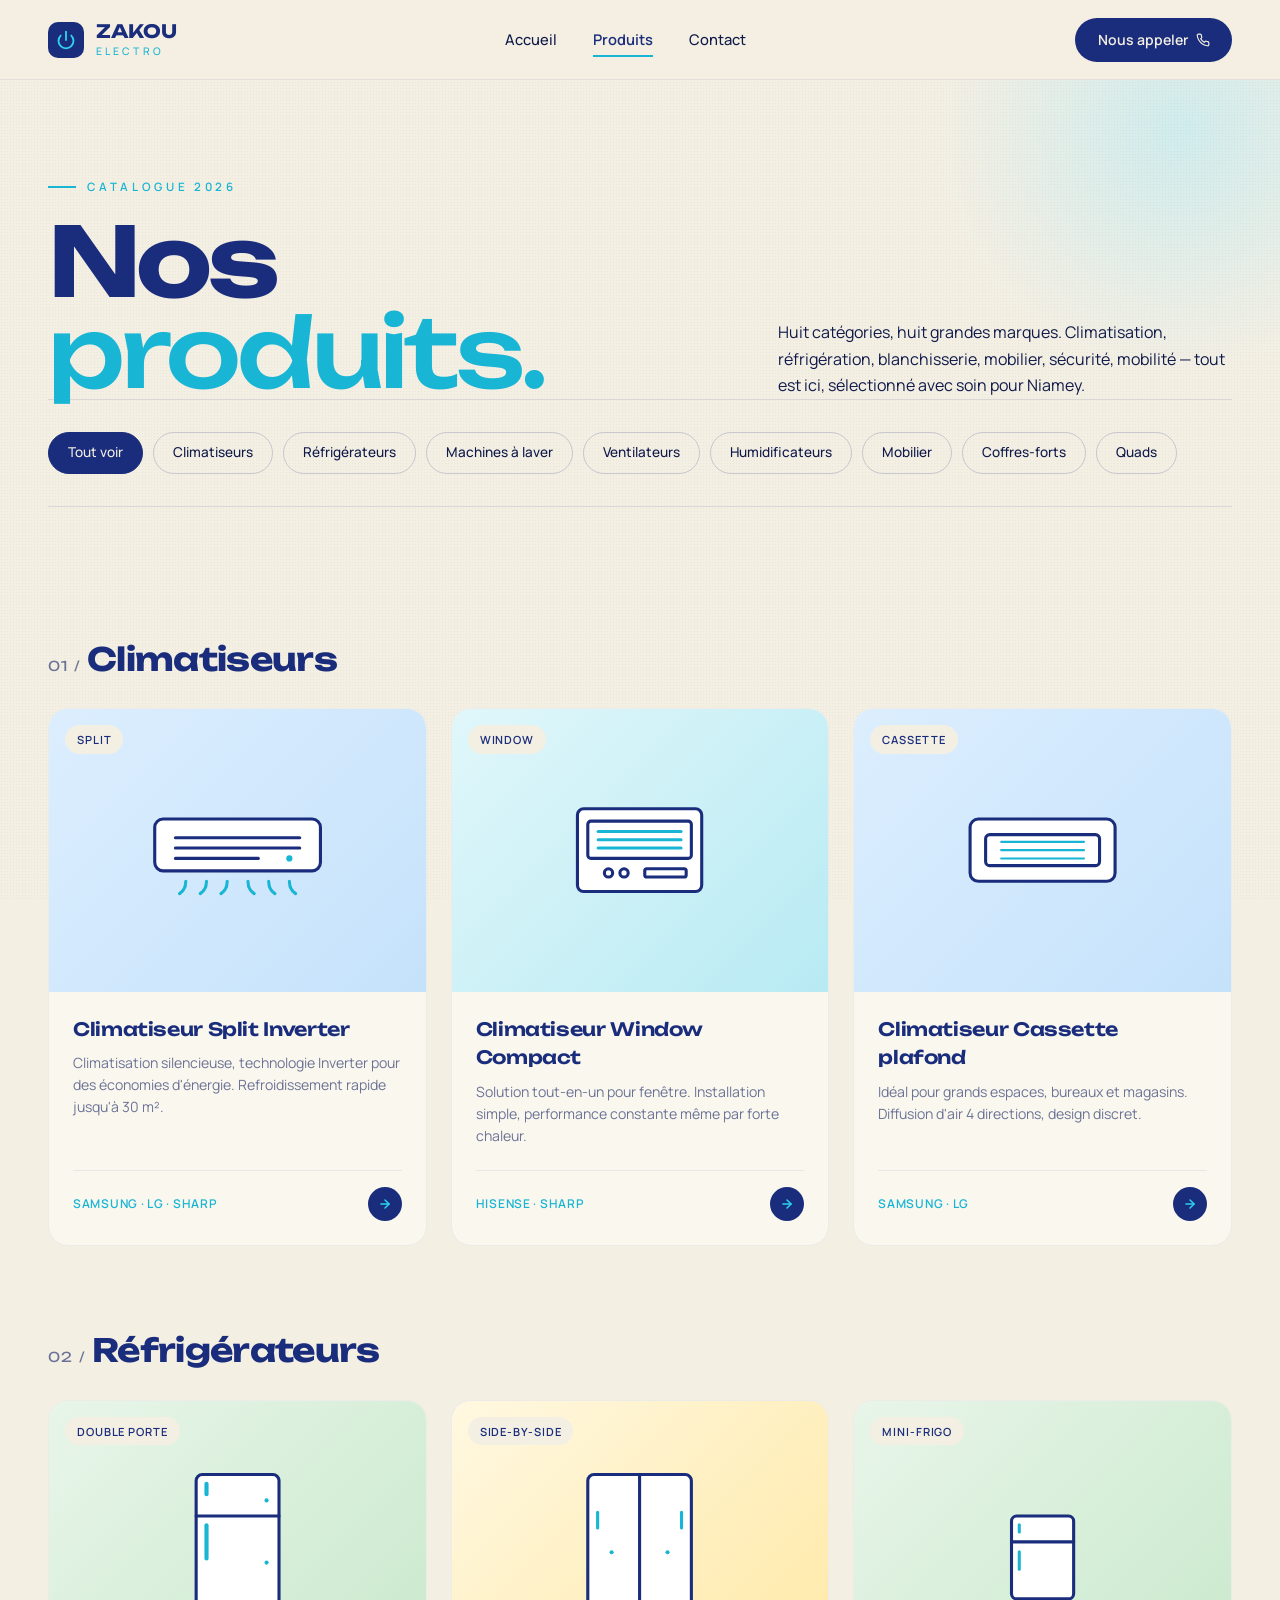
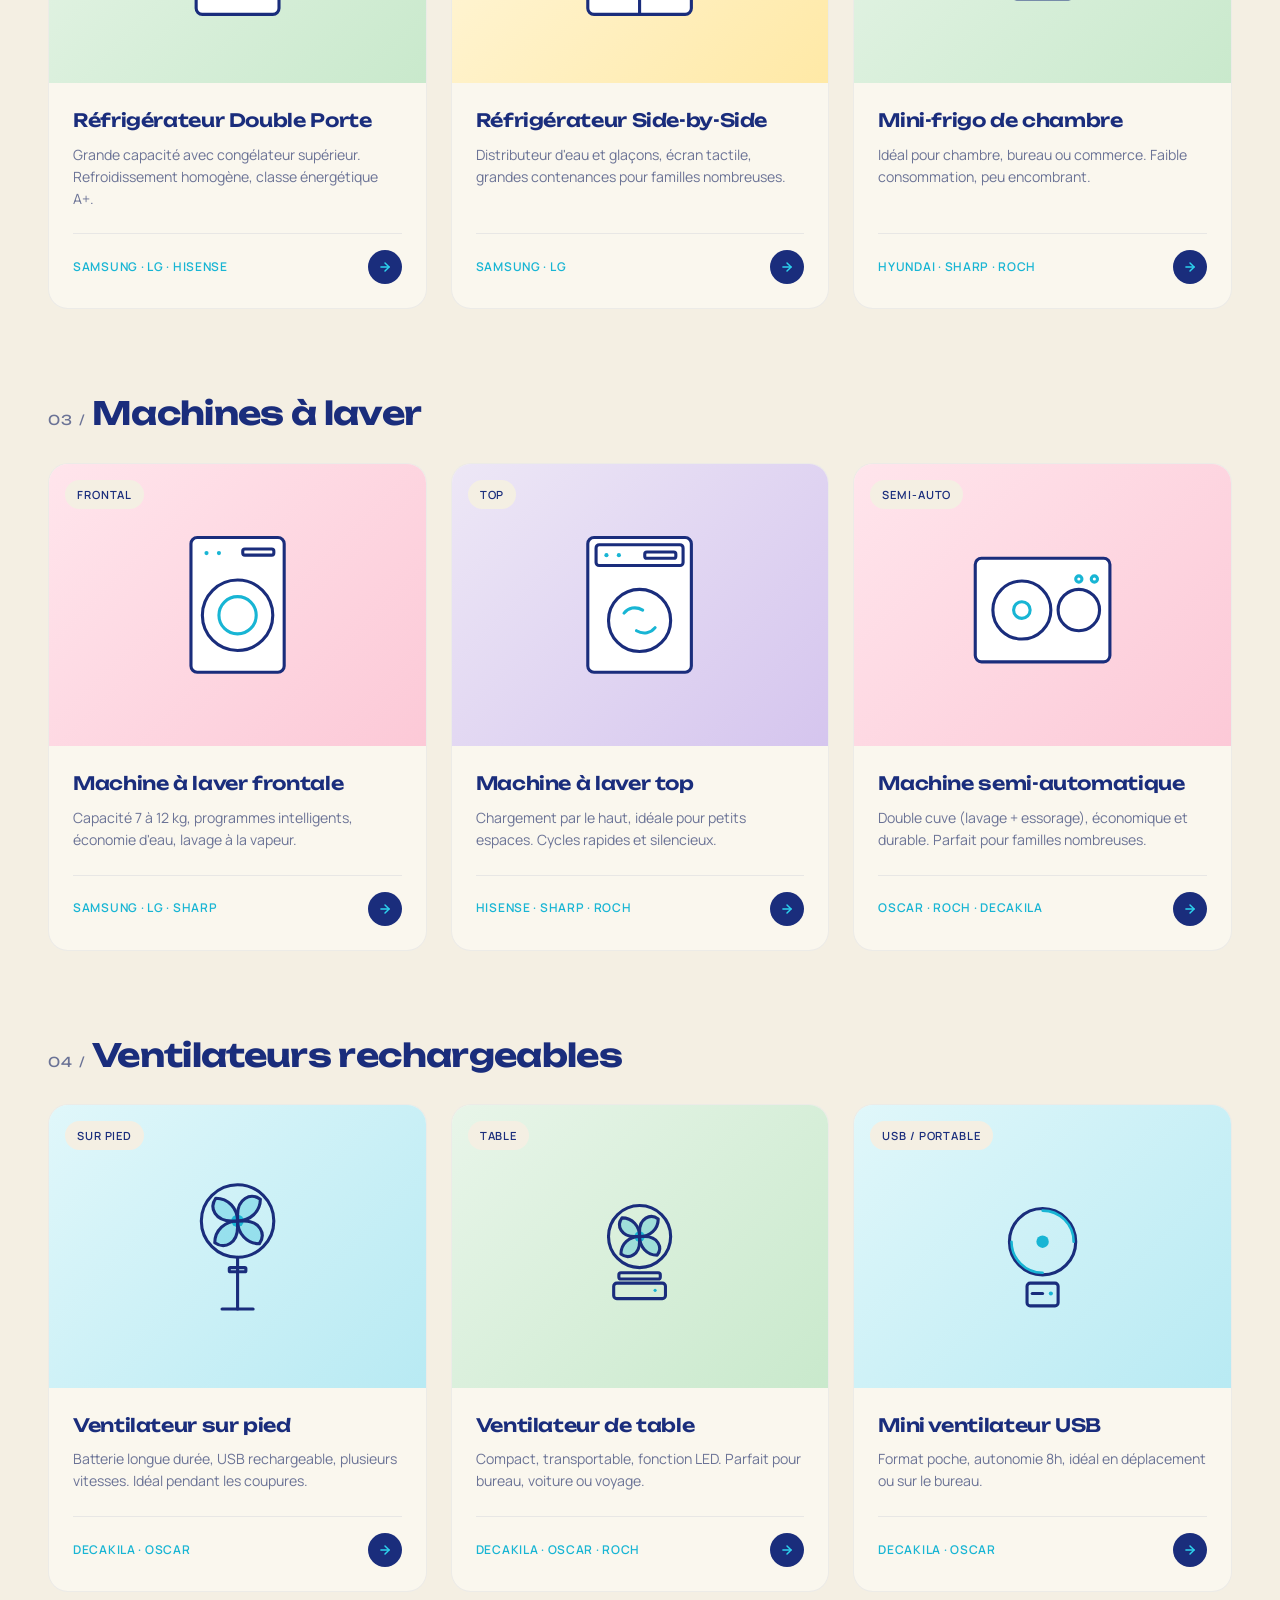
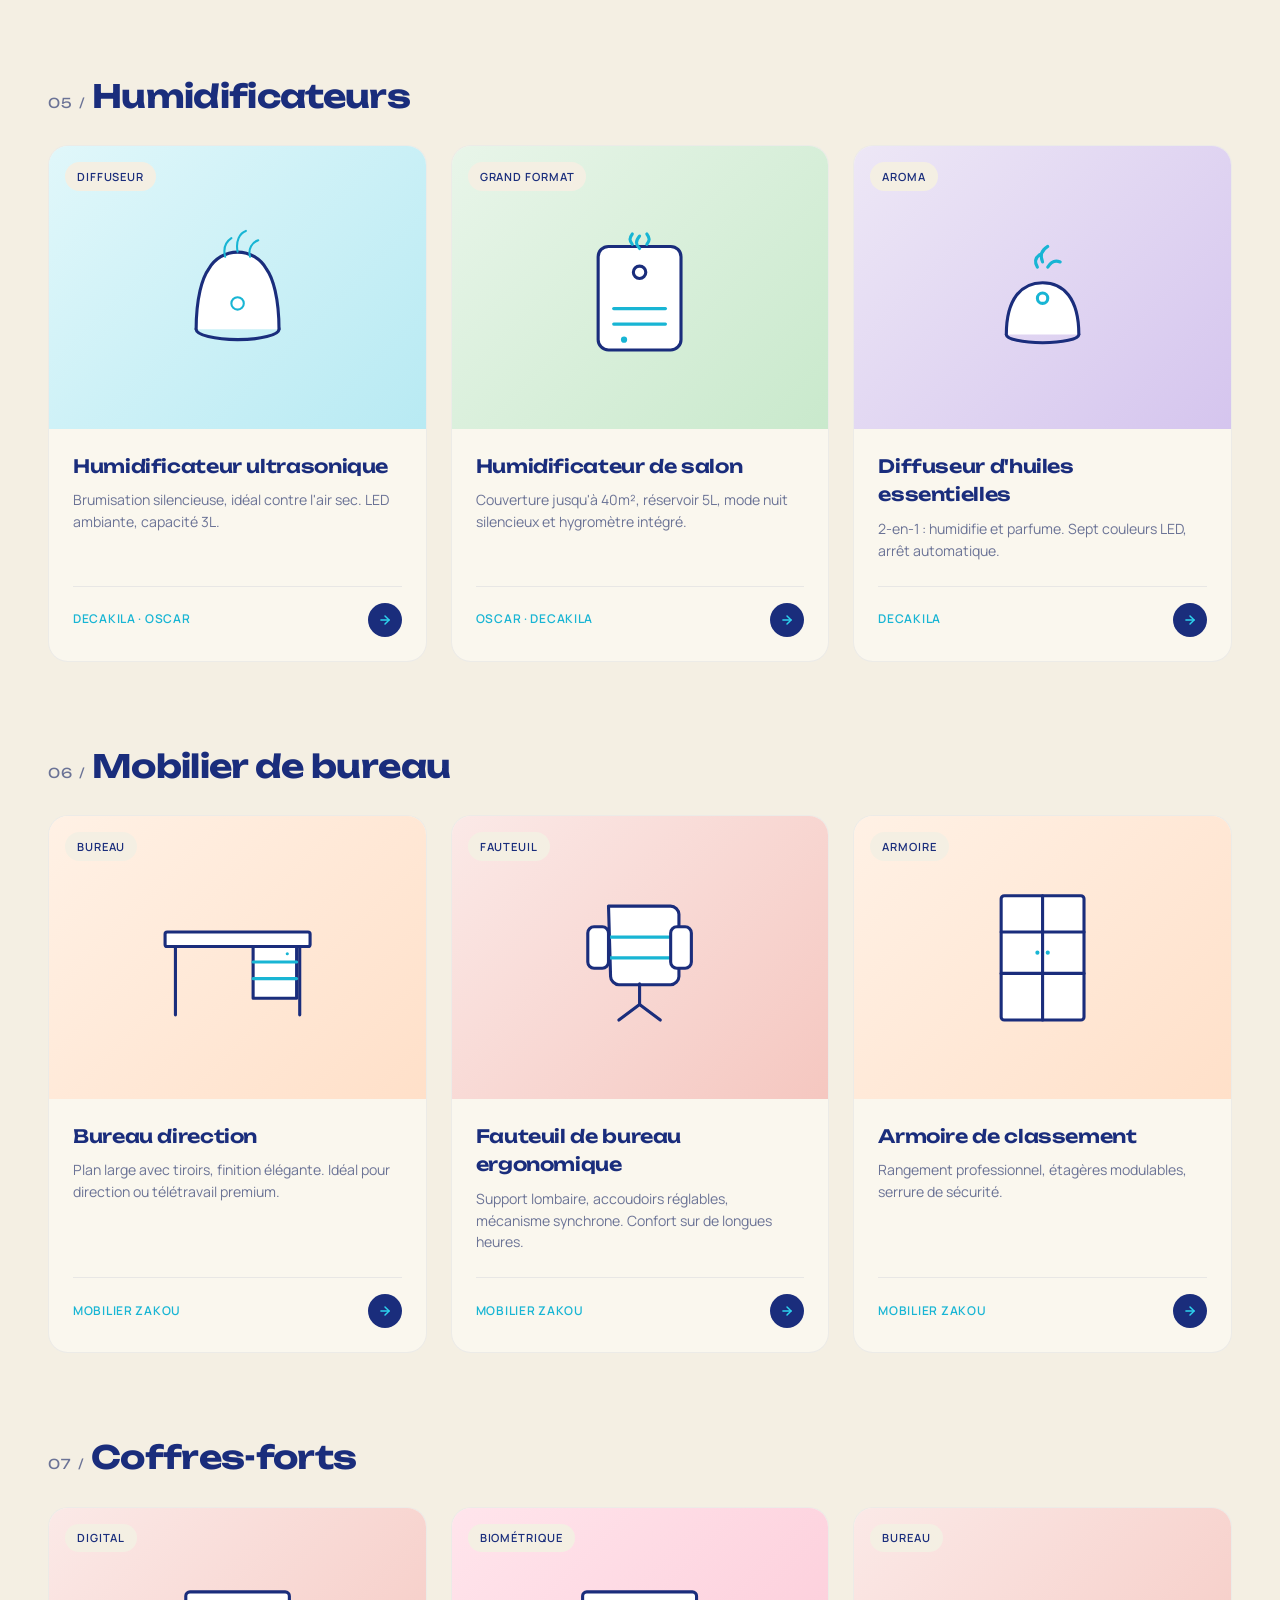
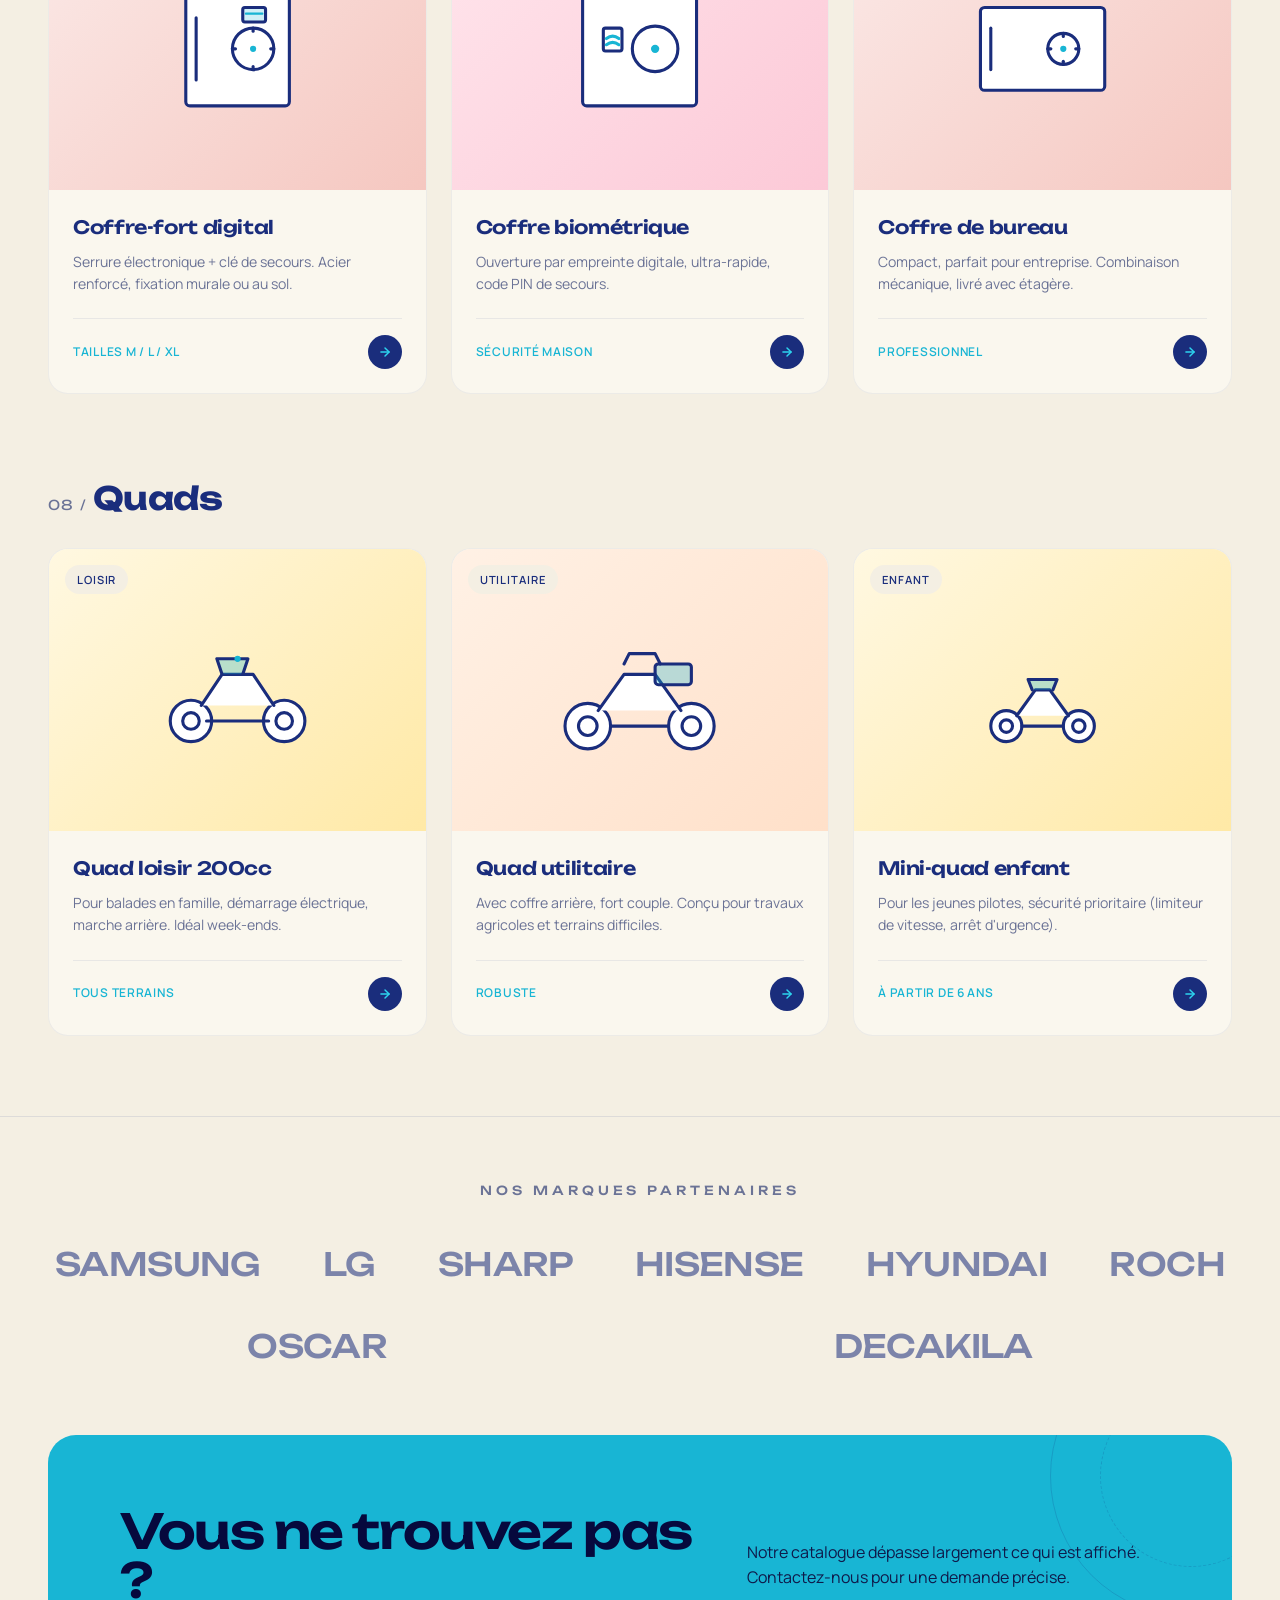
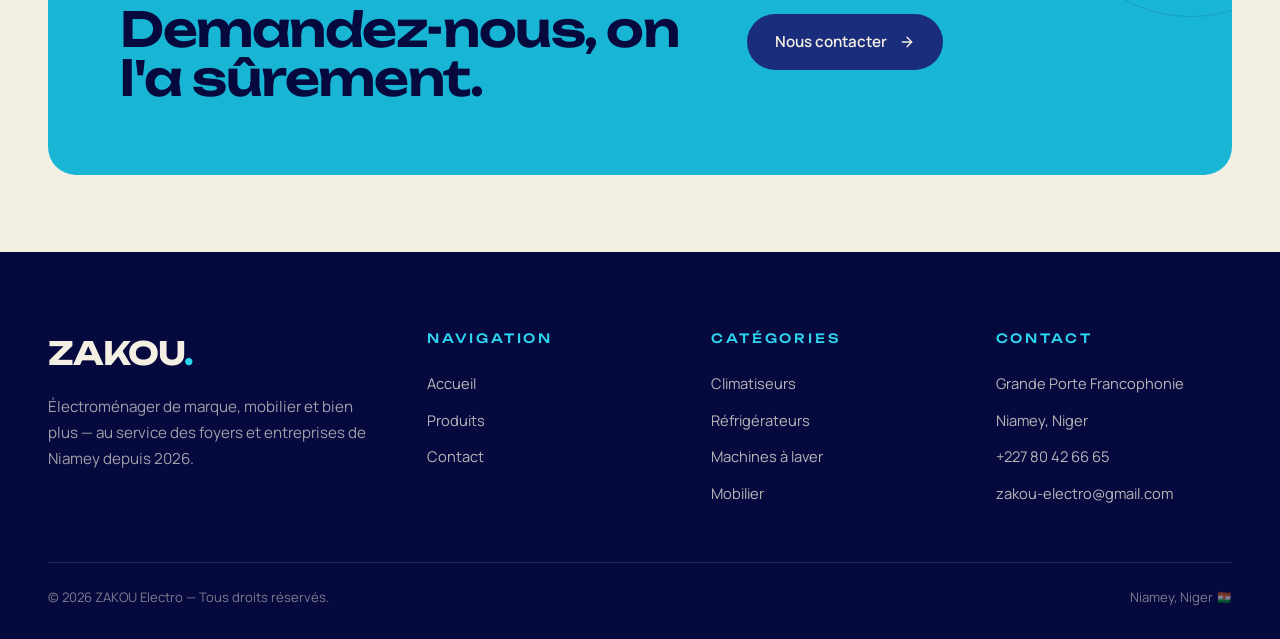
<file: produits.html>
<!DOCTYPE html>
<html lang="fr">
<head>
  <meta charset="UTF-8" />
  <meta name="viewport" content="width=device-width, initial-scale=1.0" />
  <title>Nos produits — ZAKOU Electro</title>
  <meta name="description" content="Découvrez notre catalogue : climatiseurs, réfrigérateurs, machines à laver, ventilateurs rechargeables, humidificateurs, mobilier de bureau, coffres-forts et quads." />
  <link rel="stylesheet" href="style.css" />
  <link rel="icon" type="image/png" href="assets/logo.png" />
</head>
<body>

  <!-- ============================== NAV ============================== -->
  <nav class="nav">
    <div class="nav__inner">
      <a href="index.html" class="nav__brand" aria-label="ZAKOU Electro accueil">
        <span class="nav__brand-mark" aria-hidden="true">
          <svg viewBox="0 0 24 24" width="20" height="20" fill="none" stroke="currentColor" stroke-width="2.2" stroke-linecap="round" stroke-linejoin="round"><path d="M12 2v10"/><path d="M18.36 6.64a9 9 0 1 1-12.73 0"/></svg>
        </span>
        <span class="nav__brand-text">ZAKOU<span>ELECTRO</span></span>
      </a>
      <ul class="nav__links">
        <li><a href="index.html" class="nav__link">Accueil</a></li>
        <li><a href="produits.html" class="nav__link is-active">Produits</a></li>
        <li><a href="contact.html" class="nav__link">Contact</a></li>
      </ul>
      <a href="contact.html" class="nav__cta">
        Nous appeler
        <svg viewBox="0 0 24 24" fill="none" stroke="currentColor" stroke-width="2" stroke-linecap="round" stroke-linejoin="round"><path d="M22 16.92v3a2 2 0 0 1-2.18 2 19.79 19.79 0 0 1-8.63-3.07 19.5 19.5 0 0 1-6-6 19.79 19.79 0 0 1-3.07-8.67A2 2 0 0 1 4.11 2h3a2 2 0 0 1 2 1.72 12.84 12.84 0 0 0 .7 2.81 2 2 0 0 1-.45 2.11L8.09 9.91a16 16 0 0 0 6 6l1.27-1.27a2 2 0 0 1 2.11-.45 12.84 12.84 0 0 0 2.81.7A2 2 0 0 1 22 16.92z"/></svg>
      </a>
      <button class="nav__burger" aria-label="Menu"><span></span><span></span><span></span></button>
    </div>
  </nav>

  <!-- ============================== PAGE HERO ============================== -->
  <section class="page-hero">
    <div class="container">
      <div class="page-hero__inner">
        <div>
          <span class="eyebrow">Catalogue 2026</span>
          <h1>Nos <em>produits.</em></h1>
        </div>
        <div class="page-hero__meta">
          <p>
            Huit catégories, huit grandes marques. Climatisation,
            réfrigération, blanchisserie, mobilier, sécurité, mobilité &mdash;
            tout est ici, sélectionné avec soin pour Niamey.
          </p>
        </div>
      </div>

      <!-- Filter pills -->
      <div class="filters reveal">
        <button class="filter-pill is-active" data-cat="all">Tout voir</button>
        <button class="filter-pill" data-cat="climatiseurs">Climatiseurs</button>
        <button class="filter-pill" data-cat="refrigerateurs">Réfrigérateurs</button>
        <button class="filter-pill" data-cat="machines">Machines à laver</button>
        <button class="filter-pill" data-cat="ventilateurs">Ventilateurs</button>
        <button class="filter-pill" data-cat="humidificateurs">Humidificateurs</button>
        <button class="filter-pill" data-cat="mobilier">Mobilier</button>
        <button class="filter-pill" data-cat="coffres">Coffres-forts</button>
        <button class="filter-pill" data-cat="quads">Quads</button>
      </div>
    </div>
  </section>

  <!-- ============================== PRODUCTS GRID ============================== -->
  <section class="container">

    <!-- Climatiseurs -->
    <h2 id="climatiseurs" style="font-family: var(--font-display); font-size: clamp(1.5rem, 3vw, 2rem); color: var(--navy); margin-bottom: 1.5rem; letter-spacing: -0.02em;">
      <span class="section-num">01 / </span>Climatiseurs
    </h2>
    <div class="products-grid">

      <article class="product-card reveal" data-cat="climatiseurs">
        <div class="product-card__visual tint-1">
          <span class="product-card__tag">Split</span>
          <svg viewBox="0 0 200 120" fill="none" stroke="#1A2D7C" stroke-width="3" stroke-linecap="round" stroke-linejoin="round">
            <rect x="20" y="30" width="160" height="50" rx="8" fill="#FFFFFF"/>
            <line x1="40" y1="48" x2="160" y2="48"/>
            <line x1="40" y1="58" x2="160" y2="58"/>
            <line x1="40" y1="68" x2="120" y2="68"/>
            <circle cx="150" cy="68" r="3" fill="#18B5D4" stroke="none"/>
            <path d="M50 90c0 6-3 10-6 12M70 90c0 6-3 10-6 12M90 90c0 6-3 10-6 12M110 90c0 6 3 10 6 12M130 90c0 6 3 10 6 12M150 90c0 6 3 10 6 12" stroke="#18B5D4"/>
          </svg>
        </div>
        <div class="product-card__body">
          <h3 class="product-card__title">Climatiseur Split Inverter</h3>
          <p class="product-card__desc">Climatisation silencieuse, technologie Inverter pour des économies d'énergie. Refroidissement rapide jusqu'à 30 m².</p>
          <div class="product-card__foot">
            <span class="product-card__brands">Samsung · LG · Sharp</span>
            <a href="contact.html" class="product-card__cta" aria-label="Demander">
              <svg viewBox="0 0 24 24" fill="none" stroke="currentColor" stroke-width="2.5" stroke-linecap="round" stroke-linejoin="round"><path d="M5 12h14"/><path d="m12 5 7 7-7 7"/></svg>
            </a>
          </div>
        </div>
      </article>

      <article class="product-card reveal" data-cat="climatiseurs">
        <div class="product-card__visual tint-7">
          <span class="product-card__tag">Window</span>
          <svg viewBox="0 0 200 120" fill="none" stroke="#1A2D7C" stroke-width="3" stroke-linecap="round" stroke-linejoin="round">
            <rect x="40" y="20" width="120" height="80" rx="6" fill="#FFFFFF"/>
            <rect x="50" y="32" width="100" height="36" rx="3"/>
            <line x1="60" y1="42" x2="140" y2="42" stroke="#18B5D4"/>
            <line x1="60" y1="50" x2="140" y2="50" stroke="#18B5D4"/>
            <line x1="60" y1="58" x2="140" y2="58" stroke="#18B5D4"/>
            <circle cx="70" cy="82" r="4"/>
            <circle cx="85" cy="82" r="4"/>
            <rect x="105" y="78" width="40" height="8" rx="2"/>
          </svg>
        </div>
        <div class="product-card__body">
          <h3 class="product-card__title">Climatiseur Window Compact</h3>
          <p class="product-card__desc">Solution tout-en-un pour fenêtre. Installation simple, performance constante même par forte chaleur.</p>
          <div class="product-card__foot">
            <span class="product-card__brands">Hisense · Sharp</span>
            <a href="contact.html" class="product-card__cta" aria-label="Demander">
              <svg viewBox="0 0 24 24" fill="none" stroke="currentColor" stroke-width="2.5" stroke-linecap="round" stroke-linejoin="round"><path d="M5 12h14"/><path d="m12 5 7 7-7 7"/></svg>
            </a>
          </div>
        </div>
      </article>

      <article class="product-card reveal" data-cat="climatiseurs">
        <div class="product-card__visual tint-1">
          <span class="product-card__tag">Cassette</span>
          <svg viewBox="0 0 200 120" fill="none" stroke="#1A2D7C" stroke-width="3" stroke-linecap="round" stroke-linejoin="round">
            <rect x="30" y="30" width="140" height="60" rx="8" fill="#FFFFFF"/>
            <rect x="45" y="45" width="110" height="30" rx="4"/>
            <line x1="60" y1="60" x2="140" y2="60" stroke="#18B5D4" stroke-width="2"/>
            <line x1="60" y1="52" x2="140" y2="52" stroke="#18B5D4" stroke-width="2"/>
            <line x1="60" y1="68" x2="140" y2="68" stroke="#18B5D4" stroke-width="2"/>
          </svg>
        </div>
        <div class="product-card__body">
          <h3 class="product-card__title">Climatiseur Cassette plafond</h3>
          <p class="product-card__desc">Idéal pour grands espaces, bureaux et magasins. Diffusion d'air 4 directions, design discret.</p>
          <div class="product-card__foot">
            <span class="product-card__brands">Samsung · LG</span>
            <a href="contact.html" class="product-card__cta" aria-label="Demander">
              <svg viewBox="0 0 24 24" fill="none" stroke="currentColor" stroke-width="2.5" stroke-linecap="round" stroke-linejoin="round"><path d="M5 12h14"/><path d="m12 5 7 7-7 7"/></svg>
            </a>
          </div>
        </div>
      </article>
    </div>

    <!-- Réfrigérateurs -->
    <h2 id="refrigerateurs" style="font-family: var(--font-display); font-size: clamp(1.5rem, 3vw, 2rem); color: var(--navy); margin: 3rem 0 1.5rem; letter-spacing: -0.02em;">
      <span class="section-num">02 / </span>Réfrigérateurs
    </h2>
    <div class="products-grid">

      <article class="product-card reveal" data-cat="refrigerateurs">
        <div class="product-card__visual tint-3">
          <span class="product-card__tag">Double porte</span>
          <svg viewBox="0 0 200 160" fill="none" stroke="#1A2D7C" stroke-width="3" stroke-linecap="round" stroke-linejoin="round">
            <rect x="60" y="15" width="80" height="135" rx="6" fill="#FFFFFF"/>
            <line x1="60" y1="55" x2="140" y2="55"/>
            <rect x="68" y="22" width="4" height="14" rx="2" fill="#18B5D4" stroke="none"/>
            <rect x="68" y="62" width="4" height="36" rx="2" fill="#18B5D4" stroke="none"/>
            <circle cx="128" cy="40" r="2" fill="#18B5D4" stroke="none"/>
            <circle cx="128" cy="100" r="2" fill="#18B5D4" stroke="none"/>
          </svg>
        </div>
        <div class="product-card__body">
          <h3 class="product-card__title">Réfrigérateur Double Porte</h3>
          <p class="product-card__desc">Grande capacité avec congélateur supérieur. Refroidissement homogène, classe énergétique A+.</p>
          <div class="product-card__foot">
            <span class="product-card__brands">Samsung · LG · Hisense</span>
            <a href="contact.html" class="product-card__cta" aria-label="Demander">
              <svg viewBox="0 0 24 24" fill="none" stroke="currentColor" stroke-width="2.5" stroke-linecap="round" stroke-linejoin="round"><path d="M5 12h14"/><path d="m12 5 7 7-7 7"/></svg>
            </a>
          </div>
        </div>
      </article>

      <article class="product-card reveal" data-cat="refrigerateurs">
        <div class="product-card__visual tint-6">
          <span class="product-card__tag">Side-by-Side</span>
          <svg viewBox="0 0 200 160" fill="none" stroke="#1A2D7C" stroke-width="3" stroke-linecap="round" stroke-linejoin="round">
            <rect x="50" y="15" width="100" height="135" rx="6" fill="#FFFFFF"/>
            <line x1="100" y1="15" x2="100" y2="150"/>
            <rect x="58" y="50" width="3" height="18" rx="1.5" fill="#18B5D4" stroke="none"/>
            <rect x="139" y="50" width="3" height="18" rx="1.5" fill="#18B5D4" stroke="none"/>
            <circle cx="73" cy="90" r="2" fill="#18B5D4" stroke="none"/>
            <circle cx="127" cy="90" r="2" fill="#18B5D4" stroke="none"/>
          </svg>
        </div>
        <div class="product-card__body">
          <h3 class="product-card__title">Réfrigérateur Side-by-Side</h3>
          <p class="product-card__desc">Distributeur d'eau et glaçons, écran tactile, grandes contenances pour familles nombreuses.</p>
          <div class="product-card__foot">
            <span class="product-card__brands">Samsung · LG</span>
            <a href="contact.html" class="product-card__cta" aria-label="Demander">
              <svg viewBox="0 0 24 24" fill="none" stroke="currentColor" stroke-width="2.5" stroke-linecap="round" stroke-linejoin="round"><path d="M5 12h14"/><path d="m12 5 7 7-7 7"/></svg>
            </a>
          </div>
        </div>
      </article>

      <article class="product-card reveal" data-cat="refrigerateurs">
        <div class="product-card__visual tint-3">
          <span class="product-card__tag">Mini-frigo</span>
          <svg viewBox="0 0 200 160" fill="none" stroke="#1A2D7C" stroke-width="3" stroke-linecap="round" stroke-linejoin="round">
            <rect x="70" y="55" width="60" height="80" rx="5" fill="#FFFFFF"/>
            <line x1="70" y1="80" x2="130" y2="80"/>
            <rect x="76" y="62" width="3" height="10" rx="1.5" fill="#18B5D4" stroke="none"/>
            <rect x="76" y="88" width="3" height="20" rx="1.5" fill="#18B5D4" stroke="none"/>
          </svg>
        </div>
        <div class="product-card__body">
          <h3 class="product-card__title">Mini-frigo de chambre</h3>
          <p class="product-card__desc">Idéal pour chambre, bureau ou commerce. Faible consommation, peu encombrant.</p>
          <div class="product-card__foot">
            <span class="product-card__brands">Hyundai · Sharp · Roch</span>
            <a href="contact.html" class="product-card__cta" aria-label="Demander">
              <svg viewBox="0 0 24 24" fill="none" stroke="currentColor" stroke-width="2.5" stroke-linecap="round" stroke-linejoin="round"><path d="M5 12h14"/><path d="m12 5 7 7-7 7"/></svg>
            </a>
          </div>
        </div>
      </article>
    </div>

    <!-- Machines à laver -->
    <h2 id="machines" style="font-family: var(--font-display); font-size: clamp(1.5rem, 3vw, 2rem); color: var(--navy); margin: 3rem 0 1.5rem; letter-spacing: -0.02em;">
      <span class="section-num">03 / </span>Machines à laver
    </h2>
    <div class="products-grid">

      <article class="product-card reveal" data-cat="machines">
        <div class="product-card__visual tint-4">
          <span class="product-card__tag">Frontal</span>
          <svg viewBox="0 0 200 160" fill="none" stroke="#1A2D7C" stroke-width="3" stroke-linecap="round" stroke-linejoin="round">
            <rect x="55" y="15" width="90" height="130" rx="6" fill="#FFFFFF"/>
            <circle cx="100" cy="90" r="34"/>
            <circle cx="100" cy="90" r="18" stroke="#18B5D4"/>
            <circle cx="70" cy="30" r="2" fill="#18B5D4" stroke="none"/>
            <circle cx="82" cy="30" r="2" fill="#18B5D4" stroke="none"/>
            <rect x="105" y="26" width="30" height="6" rx="2"/>
          </svg>
        </div>
        <div class="product-card__body">
          <h3 class="product-card__title">Machine à laver frontale</h3>
          <p class="product-card__desc">Capacité 7 à 12 kg, programmes intelligents, économie d'eau, lavage à la vapeur.</p>
          <div class="product-card__foot">
            <span class="product-card__brands">Samsung · LG · Sharp</span>
            <a href="contact.html" class="product-card__cta" aria-label="Demander">
              <svg viewBox="0 0 24 24" fill="none" stroke="currentColor" stroke-width="2.5" stroke-linecap="round" stroke-linejoin="round"><path d="M5 12h14"/><path d="m12 5 7 7-7 7"/></svg>
            </a>
          </div>
        </div>
      </article>

      <article class="product-card reveal" data-cat="machines">
        <div class="product-card__visual tint-5">
          <span class="product-card__tag">Top</span>
          <svg viewBox="0 0 200 160" fill="none" stroke="#1A2D7C" stroke-width="3" stroke-linecap="round" stroke-linejoin="round">
            <rect x="50" y="15" width="100" height="130" rx="6" fill="#FFFFFF"/>
            <rect x="58" y="22" width="84" height="20" rx="3"/>
            <circle cx="68" cy="32" r="2" fill="#18B5D4" stroke="none"/>
            <circle cx="80" cy="32" r="2" fill="#18B5D4" stroke="none"/>
            <rect x="105" y="29" width="30" height="6" rx="2"/>
            <circle cx="100" cy="95" r="30"/>
            <path d="M85 88c4-5 11-7 18-3M115 102c-4 5-11 7-18 3" stroke="#18B5D4"/>
          </svg>
        </div>
        <div class="product-card__body">
          <h3 class="product-card__title">Machine à laver top</h3>
          <p class="product-card__desc">Chargement par le haut, idéale pour petits espaces. Cycles rapides et silencieux.</p>
          <div class="product-card__foot">
            <span class="product-card__brands">Hisense · Sharp · Roch</span>
            <a href="contact.html" class="product-card__cta" aria-label="Demander">
              <svg viewBox="0 0 24 24" fill="none" stroke="currentColor" stroke-width="2.5" stroke-linecap="round" stroke-linejoin="round"><path d="M5 12h14"/><path d="m12 5 7 7-7 7"/></svg>
            </a>
          </div>
        </div>
      </article>

      <article class="product-card reveal" data-cat="machines">
        <div class="product-card__visual tint-4">
          <span class="product-card__tag">Semi-auto</span>
          <svg viewBox="0 0 200 160" fill="none" stroke="#1A2D7C" stroke-width="3" stroke-linecap="round" stroke-linejoin="round">
            <rect x="35" y="35" width="130" height="100" rx="6" fill="#FFFFFF"/>
            <circle cx="80" cy="85" r="28"/>
            <circle cx="80" cy="85" r="8" stroke="#18B5D4"/>
            <circle cx="135" cy="85" r="20"/>
            <circle cx="135" cy="55" r="3" stroke="#18B5D4"/>
            <circle cx="150" cy="55" r="3" stroke="#18B5D4"/>
          </svg>
        </div>
        <div class="product-card__body">
          <h3 class="product-card__title">Machine semi-automatique</h3>
          <p class="product-card__desc">Double cuve (lavage + essorage), économique et durable. Parfait pour familles nombreuses.</p>
          <div class="product-card__foot">
            <span class="product-card__brands">Oscar · Roch · Decakila</span>
            <a href="contact.html" class="product-card__cta" aria-label="Demander">
              <svg viewBox="0 0 24 24" fill="none" stroke="currentColor" stroke-width="2.5" stroke-linecap="round" stroke-linejoin="round"><path d="M5 12h14"/><path d="m12 5 7 7-7 7"/></svg>
            </a>
          </div>
        </div>
      </article>
    </div>

    <!-- Ventilateurs -->
    <h2 id="ventilateurs" style="font-family: var(--font-display); font-size: clamp(1.5rem, 3vw, 2rem); color: var(--navy); margin: 3rem 0 1.5rem; letter-spacing: -0.02em;">
      <span class="section-num">04 / </span>Ventilateurs rechargeables
    </h2>
    <div class="products-grid">

      <article class="product-card reveal" data-cat="ventilateurs">
        <div class="product-card__visual tint-7">
          <span class="product-card__tag">Sur pied</span>
          <svg viewBox="0 0 200 160" fill="none" stroke="#1A2D7C" stroke-width="3" stroke-linecap="round" stroke-linejoin="round">
            <circle cx="100" cy="55" r="35"/>
            <circle cx="100" cy="55" r="6" fill="#18B5D4" stroke="none"/>
            <path d="M100 49c0-15 12-22 22-15 0 12-10 21-22 21z" fill="#18B5D4" fill-opacity="0.3"/>
            <path d="M100 61c0 15-12 22-22 15 0-12 10-21 22-21z" fill="#18B5D4" fill-opacity="0.3"/>
            <path d="M106 55c15 0 22 12 15 22-12 0-21-10-21-22z" fill="#18B5D4" fill-opacity="0.3"/>
            <path d="M94 55c-15 0-22-12-15-22 12 0 21 10 21 22z" fill="#18B5D4" fill-opacity="0.3"/>
            <line x1="100" y1="90" x2="100" y2="140"/>
            <line x1="85" y1="140" x2="115" y2="140"/>
            <rect x="92" y="100" width="16" height="4" rx="1"/>
          </svg>
        </div>
        <div class="product-card__body">
          <h3 class="product-card__title">Ventilateur sur pied</h3>
          <p class="product-card__desc">Batterie longue durée, USB rechargeable, plusieurs vitesses. Idéal pendant les coupures.</p>
          <div class="product-card__foot">
            <span class="product-card__brands">Decakila · Oscar</span>
            <a href="contact.html" class="product-card__cta" aria-label="Demander">
              <svg viewBox="0 0 24 24" fill="none" stroke="currentColor" stroke-width="2.5" stroke-linecap="round" stroke-linejoin="round"><path d="M5 12h14"/><path d="m12 5 7 7-7 7"/></svg>
            </a>
          </div>
        </div>
      </article>

      <article class="product-card reveal" data-cat="ventilateurs">
        <div class="product-card__visual tint-3">
          <span class="product-card__tag">Table</span>
          <svg viewBox="0 0 200 160" fill="none" stroke="#1A2D7C" stroke-width="3" stroke-linecap="round" stroke-linejoin="round">
            <circle cx="100" cy="70" r="30"/>
            <circle cx="100" cy="70" r="5" fill="#18B5D4" stroke="none"/>
            <path d="M100 65c0-12 10-18 18-12 0 10-8 17-18 17z" fill="#18B5D4" fill-opacity="0.3"/>
            <path d="M100 75c0 12-10 18-18 12 0-10 8-17 18-17z" fill="#18B5D4" fill-opacity="0.3"/>
            <path d="M105 70c12 0 18 10 12 18-10 0-17-8-17-18z" fill="#18B5D4" fill-opacity="0.3"/>
            <path d="M95 70c-12 0-18-10-12-18 10 0 17 8 17 18z" fill="#18B5D4" fill-opacity="0.3"/>
            <rect x="80" y="105" width="40" height="6" rx="2"/>
            <rect x="75" y="115" width="50" height="15" rx="3"/>
            <circle cx="115" cy="122" r="1.5" fill="#18B5D4" stroke="none"/>
          </svg>
        </div>
        <div class="product-card__body">
          <h3 class="product-card__title">Ventilateur de table</h3>
          <p class="product-card__desc">Compact, transportable, fonction LED. Parfait pour bureau, voiture ou voyage.</p>
          <div class="product-card__foot">
            <span class="product-card__brands">Decakila · Oscar · Roch</span>
            <a href="contact.html" class="product-card__cta" aria-label="Demander">
              <svg viewBox="0 0 24 24" fill="none" stroke="currentColor" stroke-width="2.5" stroke-linecap="round" stroke-linejoin="round"><path d="M5 12h14"/><path d="m12 5 7 7-7 7"/></svg>
            </a>
          </div>
        </div>
      </article>

      <article class="product-card reveal" data-cat="ventilateurs">
        <div class="product-card__visual tint-7">
          <span class="product-card__tag">USB / portable</span>
          <svg viewBox="0 0 200 160" fill="none" stroke="#1A2D7C" stroke-width="3" stroke-linecap="round" stroke-linejoin="round">
            <circle cx="100" cy="75" r="32"/>
            <circle cx="100" cy="75" r="6" fill="#18B5D4" stroke="none"/>
            <path d="M70 75a30 30 0 0 0 30 30M130 75a30 30 0 0 0-30-30" stroke="#18B5D4" stroke-width="2.5"/>
            <rect x="85" y="115" width="30" height="22" rx="3"/>
            <line x1="90" y1="125" x2="100" y2="125"/>
            <circle cx="108" cy="125" r="2" fill="#18B5D4" stroke="none"/>
          </svg>
        </div>
        <div class="product-card__body">
          <h3 class="product-card__title">Mini ventilateur USB</h3>
          <p class="product-card__desc">Format poche, autonomie 8h, idéal en déplacement ou sur le bureau.</p>
          <div class="product-card__foot">
            <span class="product-card__brands">Decakila · Oscar</span>
            <a href="contact.html" class="product-card__cta" aria-label="Demander">
              <svg viewBox="0 0 24 24" fill="none" stroke="currentColor" stroke-width="2.5" stroke-linecap="round" stroke-linejoin="round"><path d="M5 12h14"/><path d="m12 5 7 7-7 7"/></svg>
            </a>
          </div>
        </div>
      </article>
    </div>

    <!-- Humidificateurs -->
    <h2 id="humidificateurs" style="font-family: var(--font-display); font-size: clamp(1.5rem, 3vw, 2rem); color: var(--navy); margin: 3rem 0 1.5rem; letter-spacing: -0.02em;">
      <span class="section-num">05 / </span>Humidificateurs
    </h2>
    <div class="products-grid">

      <article class="product-card reveal" data-cat="humidificateurs">
        <div class="product-card__visual tint-7">
          <span class="product-card__tag">Diffuseur</span>
          <svg viewBox="0 0 200 160" fill="none" stroke="#1A2D7C" stroke-width="3" stroke-linecap="round" stroke-linejoin="round">
            <ellipse cx="100" cy="120" rx="40" ry="10"/>
            <path d="M60 120c0-30 6-50 12-58a32 32 0 0 1 56 0c6 8 12 28 12 58" fill="#FFFFFF"/>
            <circle cx="100" cy="95" r="6" stroke="#18B5D4" stroke-width="2"/>
            <path d="M88 50c-2-8 0-14 6-18M100 45c-2-10 2-18 8-20M112 50c-2-8 2-14 8-16" stroke="#18B5D4" stroke-width="2"/>
          </svg>
        </div>
        <div class="product-card__body">
          <h3 class="product-card__title">Humidificateur ultrasonique</h3>
          <p class="product-card__desc">Brumisation silencieuse, idéal contre l'air sec. LED ambiante, capacité 3L.</p>
          <div class="product-card__foot">
            <span class="product-card__brands">Decakila · Oscar</span>
            <a href="contact.html" class="product-card__cta" aria-label="Demander">
              <svg viewBox="0 0 24 24" fill="none" stroke="currentColor" stroke-width="2.5" stroke-linecap="round" stroke-linejoin="round"><path d="M5 12h14"/><path d="m12 5 7 7-7 7"/></svg>
            </a>
          </div>
        </div>
      </article>

      <article class="product-card reveal" data-cat="humidificateurs">
        <div class="product-card__visual tint-3">
          <span class="product-card__tag">Grand format</span>
          <svg viewBox="0 0 200 160" fill="none" stroke="#1A2D7C" stroke-width="3" stroke-linecap="round" stroke-linejoin="round">
            <rect x="60" y="40" width="80" height="100" rx="10" fill="#FFFFFF"/>
            <circle cx="100" cy="65" r="6"/>
            <path d="M100 30c-4 5-4 8 0 12M93 28c-3 4-3 6 0 10M107 28c3 4 3 6 0 10" stroke="#18B5D4"/>
            <line x1="75" y1="100" x2="125" y2="100" stroke="#18B5D4"/>
            <line x1="75" y1="115" x2="125" y2="115" stroke="#18B5D4"/>
            <circle cx="85" cy="130" r="3" fill="#18B5D4" stroke="none"/>
          </svg>
        </div>
        <div class="product-card__body">
          <h3 class="product-card__title">Humidificateur de salon</h3>
          <p class="product-card__desc">Couverture jusqu'à 40m², réservoir 5L, mode nuit silencieux et hygromètre intégré.</p>
          <div class="product-card__foot">
            <span class="product-card__brands">Oscar · Decakila</span>
            <a href="contact.html" class="product-card__cta" aria-label="Demander">
              <svg viewBox="0 0 24 24" fill="none" stroke="currentColor" stroke-width="2.5" stroke-linecap="round" stroke-linejoin="round"><path d="M5 12h14"/><path d="m12 5 7 7-7 7"/></svg>
            </a>
          </div>
        </div>
      </article>

      <article class="product-card reveal" data-cat="humidificateurs">
        <div class="product-card__visual tint-5">
          <span class="product-card__tag">Aroma</span>
          <svg viewBox="0 0 200 160" fill="none" stroke="#1A2D7C" stroke-width="3" stroke-linecap="round" stroke-linejoin="round">
            <ellipse cx="100" cy="125" rx="35" ry="8"/>
            <path d="M65 125c0-35 15-50 35-50s35 15 35 50" fill="#FFFFFF"/>
            <circle cx="100" cy="90" r="5" stroke="#18B5D4"/>
            <path d="M95 60c-3-5-2-9 2-12M100 55c-3-7 0-12 5-15M105 60c3-5 7-7 12-5" stroke="#18B5D4"/>
          </svg>
        </div>
        <div class="product-card__body">
          <h3 class="product-card__title">Diffuseur d'huiles essentielles</h3>
          <p class="product-card__desc">2-en-1 : humidifie et parfume. Sept couleurs LED, arrêt automatique.</p>
          <div class="product-card__foot">
            <span class="product-card__brands">Decakila</span>
            <a href="contact.html" class="product-card__cta" aria-label="Demander">
              <svg viewBox="0 0 24 24" fill="none" stroke="currentColor" stroke-width="2.5" stroke-linecap="round" stroke-linejoin="round"><path d="M5 12h14"/><path d="m12 5 7 7-7 7"/></svg>
            </a>
          </div>
        </div>
      </article>
    </div>

    <!-- Mobilier -->
    <h2 id="mobilier" style="font-family: var(--font-display); font-size: clamp(1.5rem, 3vw, 2rem); color: var(--navy); margin: 3rem 0 1.5rem; letter-spacing: -0.02em;">
      <span class="section-num">06 / </span>Mobilier de bureau
    </h2>
    <div class="products-grid">

      <article class="product-card reveal" data-cat="mobilier">
        <div class="product-card__visual tint-2">
          <span class="product-card__tag">Bureau</span>
          <svg viewBox="0 0 200 160" fill="none" stroke="#1A2D7C" stroke-width="3" stroke-linecap="round" stroke-linejoin="round">
            <rect x="30" y="55" width="140" height="14" rx="2" fill="#FFFFFF"/>
            <line x1="40" y1="69" x2="40" y2="135"/>
            <line x1="160" y1="69" x2="160" y2="135"/>
            <rect x="115" y="69" width="42" height="50" fill="#FFFFFF"/>
            <line x1="115" y1="84" x2="157" y2="84" stroke="#18B5D4"/>
            <line x1="115" y1="100" x2="157" y2="100" stroke="#18B5D4"/>
            <circle cx="148" cy="76" r="1.5" fill="#18B5D4" stroke="none"/>
          </svg>
        </div>
        <div class="product-card__body">
          <h3 class="product-card__title">Bureau direction</h3>
          <p class="product-card__desc">Plan large avec tiroirs, finition élégante. Idéal pour direction ou télétravail premium.</p>
          <div class="product-card__foot">
            <span class="product-card__brands">Mobilier ZAKOU</span>
            <a href="contact.html" class="product-card__cta" aria-label="Demander">
              <svg viewBox="0 0 24 24" fill="none" stroke="currentColor" stroke-width="2.5" stroke-linecap="round" stroke-linejoin="round"><path d="M5 12h14"/><path d="m12 5 7 7-7 7"/></svg>
            </a>
          </div>
        </div>
      </article>

      <article class="product-card reveal" data-cat="mobilier">
        <div class="product-card__visual tint-8">
          <span class="product-card__tag">Fauteuil</span>
          <svg viewBox="0 0 200 160" fill="none" stroke="#1A2D7C" stroke-width="3" stroke-linecap="round" stroke-linejoin="round">
            <path d="M70 30h60c4 0 8 4 8 8v60c0 4-4 8-8 8H80c-4 0-8-4-8-8z" fill="#FFFFFF"/>
            <line x1="70" y1="60" x2="138" y2="60" stroke="#18B5D4"/>
            <line x1="70" y1="80" x2="138" y2="80" stroke="#18B5D4"/>
            <rect x="50" y="50" width="20" height="40" rx="6" fill="#FFFFFF"/>
            <rect x="130" y="50" width="20" height="40" rx="6" fill="#FFFFFF"/>
            <line x1="100" y1="105" x2="100" y2="125"/>
            <path d="M80 140l20-15 20 15" fill="none"/>
          </svg>
        </div>
        <div class="product-card__body">
          <h3 class="product-card__title">Fauteuil de bureau ergonomique</h3>
          <p class="product-card__desc">Support lombaire, accoudoirs réglables, mécanisme synchrone. Confort sur de longues heures.</p>
          <div class="product-card__foot">
            <span class="product-card__brands">Mobilier ZAKOU</span>
            <a href="contact.html" class="product-card__cta" aria-label="Demander">
              <svg viewBox="0 0 24 24" fill="none" stroke="currentColor" stroke-width="2.5" stroke-linecap="round" stroke-linejoin="round"><path d="M5 12h14"/><path d="m12 5 7 7-7 7"/></svg>
            </a>
          </div>
        </div>
      </article>

      <article class="product-card reveal" data-cat="mobilier">
        <div class="product-card__visual tint-2">
          <span class="product-card__tag">Armoire</span>
          <svg viewBox="0 0 200 160" fill="none" stroke="#1A2D7C" stroke-width="3" stroke-linecap="round" stroke-linejoin="round">
            <rect x="60" y="20" width="80" height="120" rx="3" fill="#FFFFFF"/>
            <line x1="100" y1="20" x2="100" y2="140"/>
            <line x1="60" y1="55" x2="140" y2="55"/>
            <line x1="60" y1="95" x2="140" y2="95"/>
            <circle cx="95" cy="75" r="2" fill="#18B5D4" stroke="none"/>
            <circle cx="105" cy="75" r="2" fill="#18B5D4" stroke="none"/>
          </svg>
        </div>
        <div class="product-card__body">
          <h3 class="product-card__title">Armoire de classement</h3>
          <p class="product-card__desc">Rangement professionnel, étagères modulables, serrure de sécurité.</p>
          <div class="product-card__foot">
            <span class="product-card__brands">Mobilier ZAKOU</span>
            <a href="contact.html" class="product-card__cta" aria-label="Demander">
              <svg viewBox="0 0 24 24" fill="none" stroke="currentColor" stroke-width="2.5" stroke-linecap="round" stroke-linejoin="round"><path d="M5 12h14"/><path d="m12 5 7 7-7 7"/></svg>
            </a>
          </div>
        </div>
      </article>
    </div>

    <!-- Coffres-forts -->
    <h2 id="coffres" style="font-family: var(--font-display); font-size: clamp(1.5rem, 3vw, 2rem); color: var(--navy); margin: 3rem 0 1.5rem; letter-spacing: -0.02em;">
      <span class="section-num">07 / </span>Coffres-forts
    </h2>
    <div class="products-grid">

      <article class="product-card reveal" data-cat="coffres">
        <div class="product-card__visual tint-8">
          <span class="product-card__tag">Digital</span>
          <svg viewBox="0 0 200 160" fill="none" stroke="#1A2D7C" stroke-width="3" stroke-linecap="round" stroke-linejoin="round">
            <rect x="50" y="25" width="100" height="110" rx="4" fill="#FFFFFF"/>
            <circle cx="115" cy="80" r="20"/>
            <rect x="105" y="40" width="22" height="14" rx="2" fill="#18B5D4" fill-opacity="0.2"/>
            <line x1="108" y1="46" x2="124" y2="46" stroke="#18B5D4" stroke-width="2"/>
            <circle cx="115" cy="80" r="3" fill="#18B5D4" stroke="none"/>
            <line x1="115" y1="60" x2="115" y2="63"/>
            <line x1="115" y1="97" x2="115" y2="100"/>
            <line x1="95" y1="80" x2="98" y2="80"/>
            <line x1="132" y1="80" x2="135" y2="80"/>
            <line x1="60" y1="50" x2="60" y2="110"/>
          </svg>
        </div>
        <div class="product-card__body">
          <h3 class="product-card__title">Coffre-fort digital</h3>
          <p class="product-card__desc">Serrure électronique + clé de secours. Acier renforcé, fixation murale ou au sol.</p>
          <div class="product-card__foot">
            <span class="product-card__brands">Tailles M / L / XL</span>
            <a href="contact.html" class="product-card__cta" aria-label="Demander">
              <svg viewBox="0 0 24 24" fill="none" stroke="currentColor" stroke-width="2.5" stroke-linecap="round" stroke-linejoin="round"><path d="M5 12h14"/><path d="m12 5 7 7-7 7"/></svg>
            </a>
          </div>
        </div>
      </article>

      <article class="product-card reveal" data-cat="coffres">
        <div class="product-card__visual tint-4">
          <span class="product-card__tag">Biométrique</span>
          <svg viewBox="0 0 200 160" fill="none" stroke="#1A2D7C" stroke-width="3" stroke-linecap="round" stroke-linejoin="round">
            <rect x="45" y="25" width="110" height="110" rx="4" fill="#FFFFFF"/>
            <circle cx="115" cy="80" r="22"/>
            <rect x="65" y="60" width="18" height="22" rx="2"/>
            <path d="M68 70c4-3 8-3 12 0M68 76c4-3 8-3 12 0" stroke="#18B5D4"/>
            <circle cx="115" cy="80" r="4" fill="#18B5D4" stroke="none"/>
          </svg>
        </div>
        <div class="product-card__body">
          <h3 class="product-card__title">Coffre biométrique</h3>
          <p class="product-card__desc">Ouverture par empreinte digitale, ultra-rapide, code PIN de secours.</p>
          <div class="product-card__foot">
            <span class="product-card__brands">Sécurité maison</span>
            <a href="contact.html" class="product-card__cta" aria-label="Demander">
              <svg viewBox="0 0 24 24" fill="none" stroke="currentColor" stroke-width="2.5" stroke-linecap="round" stroke-linejoin="round"><path d="M5 12h14"/><path d="m12 5 7 7-7 7"/></svg>
            </a>
          </div>
        </div>
      </article>

      <article class="product-card reveal" data-cat="coffres">
        <div class="product-card__visual tint-8">
          <span class="product-card__tag">Bureau</span>
          <svg viewBox="0 0 200 160" fill="none" stroke="#1A2D7C" stroke-width="3" stroke-linecap="round" stroke-linejoin="round">
            <rect x="40" y="40" width="120" height="80" rx="4" fill="#FFFFFF"/>
            <circle cx="120" cy="80" r="15"/>
            <line x1="120" y1="65" x2="120" y2="68"/>
            <line x1="120" y1="92" x2="120" y2="95"/>
            <line x1="105" y1="80" x2="108" y2="80"/>
            <line x1="132" y1="80" x2="135" y2="80"/>
            <circle cx="120" cy="80" r="3" fill="#18B5D4" stroke="none"/>
            <line x1="50" y1="60" x2="50" y2="100"/>
          </svg>
        </div>
        <div class="product-card__body">
          <h3 class="product-card__title">Coffre de bureau</h3>
          <p class="product-card__desc">Compact, parfait pour entreprise. Combinaison mécanique, livré avec étagère.</p>
          <div class="product-card__foot">
            <span class="product-card__brands">Professionnel</span>
            <a href="contact.html" class="product-card__cta" aria-label="Demander">
              <svg viewBox="0 0 24 24" fill="none" stroke="currentColor" stroke-width="2.5" stroke-linecap="round" stroke-linejoin="round"><path d="M5 12h14"/><path d="m12 5 7 7-7 7"/></svg>
            </a>
          </div>
        </div>
      </article>
    </div>

    <!-- Quads -->
    <h2 id="quads" style="font-family: var(--font-display); font-size: clamp(1.5rem, 3vw, 2rem); color: var(--navy); margin: 3rem 0 1.5rem; letter-spacing: -0.02em;">
      <span class="section-num">08 / </span>Quads
    </h2>
    <div class="products-grid">

      <article class="product-card reveal" data-cat="quads">
        <div class="product-card__visual tint-6">
          <span class="product-card__tag">Loisir</span>
          <svg viewBox="0 0 200 160" fill="none" stroke="#1A2D7C" stroke-width="3" stroke-linecap="round" stroke-linejoin="round">
            <circle cx="55" cy="110" r="20" fill="#FFFFFF"/>
            <circle cx="55" cy="110" r="8"/>
            <circle cx="145" cy="110" r="20" fill="#FFFFFF"/>
            <circle cx="145" cy="110" r="8"/>
            <path d="M65 95l20-30h30l20 30" fill="#FFFFFF"/>
            <path d="M85 65l-5-15h30l-5 15" fill="#18B5D4" fill-opacity="0.3"/>
            <line x1="70" y1="110" x2="130" y2="110"/>
            <circle cx="100" cy="50" r="3" fill="#18B5D4" stroke="none"/>
          </svg>
        </div>
        <div class="product-card__body">
          <h3 class="product-card__title">Quad loisir 200cc</h3>
          <p class="product-card__desc">Pour balades en famille, démarrage électrique, marche arrière. Idéal week-ends.</p>
          <div class="product-card__foot">
            <span class="product-card__brands">Tous terrains</span>
            <a href="contact.html" class="product-card__cta" aria-label="Demander">
              <svg viewBox="0 0 24 24" fill="none" stroke="currentColor" stroke-width="2.5" stroke-linecap="round" stroke-linejoin="round"><path d="M5 12h14"/><path d="m12 5 7 7-7 7"/></svg>
            </a>
          </div>
        </div>
      </article>

      <article class="product-card reveal" data-cat="quads">
        <div class="product-card__visual tint-2">
          <span class="product-card__tag">Utilitaire</span>
          <svg viewBox="0 0 200 160" fill="none" stroke="#1A2D7C" stroke-width="3" stroke-linecap="round" stroke-linejoin="round">
            <circle cx="50" cy="115" r="22" fill="#FFFFFF"/>
            <circle cx="50" cy="115" r="9"/>
            <circle cx="150" cy="115" r="22" fill="#FFFFFF"/>
            <circle cx="150" cy="115" r="9"/>
            <path d="M60 100l25-35h30l25 35" fill="#FFFFFF"/>
            <rect x="115" y="55" width="35" height="20" rx="3" fill="#18B5D4" fill-opacity="0.3"/>
            <line x1="72" y1="115" x2="128" y2="115"/>
            <path d="M85 55l5-10h25l5 10" fill="none"/>
          </svg>
        </div>
        <div class="product-card__body">
          <h3 class="product-card__title">Quad utilitaire</h3>
          <p class="product-card__desc">Avec coffre arrière, fort couple. Conçu pour travaux agricoles et terrains difficiles.</p>
          <div class="product-card__foot">
            <span class="product-card__brands">Robuste</span>
            <a href="contact.html" class="product-card__cta" aria-label="Demander">
              <svg viewBox="0 0 24 24" fill="none" stroke="currentColor" stroke-width="2.5" stroke-linecap="round" stroke-linejoin="round"><path d="M5 12h14"/><path d="m12 5 7 7-7 7"/></svg>
            </a>
          </div>
        </div>
      </article>

      <article class="product-card reveal" data-cat="quads">
        <div class="product-card__visual tint-6">
          <span class="product-card__tag">Enfant</span>
          <svg viewBox="0 0 200 160" fill="none" stroke="#1A2D7C" stroke-width="3" stroke-linecap="round" stroke-linejoin="round">
            <circle cx="65" cy="115" r="15" fill="#FFFFFF"/>
            <circle cx="65" cy="115" r="6"/>
            <circle cx="135" cy="115" r="15" fill="#FFFFFF"/>
            <circle cx="135" cy="115" r="6"/>
            <path d="M75 105l18-25h14l18 25" fill="#FFFFFF"/>
            <path d="M90 80l-4-10h28l-4 10" fill="#18B5D4" fill-opacity="0.3"/>
            <line x1="80" y1="115" x2="120" y2="115"/>
          </svg>
        </div>
        <div class="product-card__body">
          <h3 class="product-card__title">Mini-quad enfant</h3>
          <p class="product-card__desc">Pour les jeunes pilotes, sécurité prioritaire (limiteur de vitesse, arrêt d'urgence).</p>
          <div class="product-card__foot">
            <span class="product-card__brands">À partir de 6 ans</span>
            <a href="contact.html" class="product-card__cta" aria-label="Demander">
              <svg viewBox="0 0 24 24" fill="none" stroke="currentColor" stroke-width="2.5" stroke-linecap="round" stroke-linejoin="round"><path d="M5 12h14"/><path d="m12 5 7 7-7 7"/></svg>
            </a>
          </div>
        </div>
      </article>
    </div>

  </section>

  <!-- ============================== BRANDS STRIP ============================== -->
  <section class="brands-strip">
    <div class="container">
      <p class="brands-strip__title">Nos marques partenaires</p>
      <div class="brands-strip__list">
        <span class="brand-name">SAMSUNG</span>
        <span class="brand-name">LG</span>
        <span class="brand-name">SHARP</span>
        <span class="brand-name">HISENSE</span>
        <span class="brand-name">HYUNDAI</span>
        <span class="brand-name">ROCH</span>
        <span class="brand-name">OSCAR</span>
        <span class="brand-name">DECAKILA</span>
      </div>
    </div>
  </section>

  <!-- ============================== CTA BANNER ============================== -->
  <div class="cta-banner reveal">
    <div class="cta-banner__inner">
      <div>
        <h2>Vous ne trouvez pas ?<br />Demandez-nous, on l'a sûrement.</h2>
      </div>
      <div>
        <p>Notre catalogue dépasse largement ce qui est affiché. Contactez-nous pour une demande précise.</p>
        <a href="contact.html" class="btn btn--primary">
          Nous contacter
          <svg viewBox="0 0 24 24" fill="none" stroke="currentColor" stroke-width="2" stroke-linecap="round" stroke-linejoin="round"><path d="M5 12h14"/><path d="m12 5 7 7-7 7"/></svg>
        </a>
      </div>
    </div>
  </div>

  <!-- ============================== FOOTER ============================== -->
  <footer class="footer">
    <div class="container">
      <div class="footer__grid">
        <div>
          <div class="footer__brand">ZAKOU<span>.</span></div>
          <p class="footer__tag">
            Électroménager de marque, mobilier et bien plus &mdash; au service
            des foyers et entreprises de Niamey depuis 2026.
          </p>
        </div>
        <div>
          <h4 class="footer__heading">Navigation</h4>
          <ul class="footer__list">
            <li><a href="index.html">Accueil</a></li>
            <li><a href="produits.html">Produits</a></li>
            <li><a href="contact.html">Contact</a></li>
          </ul>
        </div>
        <div>
          <h4 class="footer__heading">Catégories</h4>
          <ul class="footer__list">
            <li><a href="produits.html#climatiseurs">Climatiseurs</a></li>
            <li><a href="produits.html#refrigerateurs">Réfrigérateurs</a></li>
            <li><a href="produits.html#machines">Machines à laver</a></li>
            <li><a href="produits.html#mobilier">Mobilier</a></li>
          </ul>
        </div>
        <div>
          <h4 class="footer__heading">Contact</h4>
          <ul class="footer__list">
            <li><span>Grande Porte Francophonie</span></li>
            <li><span>Niamey, Niger</span></li>
            <li><a href="tel:+22780426665">+227 80 42 66 65</a></li>
            <li><a href="mailto:zakou-electro@gmail.com">zakou-electro@gmail.com</a></li>
          </ul>
        </div>
      </div>
      <div class="footer__bottom">
        <span>© 2026 ZAKOU Electro &mdash; Tous droits réservés.</span>
        <span>Niamey, Niger 🇳🇪</span>
      </div>
    </div>
  </footer>

  <script src="main.js"></script>
</body>
</html>
</file>
<file: style.css>
/* ==========================================================================
   ZAKOU ELECTRO — Design System
   Couleurs inspirées du logo : bleu marine profond + cyan électrique + crème
   ========================================================================== */

@import url('https://fonts.googleapis.com/css2?family=Unbounded:wght@400;500;600;700;800&family=Manrope:wght@300;400;500;600;700;800&display=swap');

:root {
  /* Palette logo */
  --navy: #1A2D7C;
  --navy-deep: #0F1A4A;
  --navy-ink: #06093D;
  --cyan: #18B5D4;
  --cyan-bright: #2DD4EE;
  --cyan-soft: #B8EAF3;
  --cream: #F4EFE3;
  --cream-warm: #EDE6D3;
  --paper: #FAF7EE;
  --white: #FFFFFF;
  --ink: #0A1234;
  --muted: #6B7396;

  /* Typo */
  --font-display: 'Unbounded', system-ui, sans-serif;
  --font-body: 'Manrope', system-ui, sans-serif;

  /* Layout */
  --max-w: 1320px;
  --gutter: clamp(1.25rem, 4vw, 3rem);

  /* Transitions */
  --ease: cubic-bezier(0.16, 1, 0.3, 1);
  --t-fast: 200ms var(--ease);
  --t-med: 400ms var(--ease);
  --t-slow: 700ms var(--ease);
}

* {
  margin: 0;
  padding: 0;
  box-sizing: border-box;
}

html {
  scroll-behavior: smooth;
  -webkit-font-smoothing: antialiased;
  -moz-osx-font-smoothing: grayscale;
}

body {
  font-family: var(--font-body);
  background: var(--cream);
  color: var(--ink);
  line-height: 1.55;
  overflow-x: hidden;
  position: relative;
}

/* Subtle paper grain overlay everywhere */
body::before {
  content: '';
  position: fixed;
  inset: 0;
  background-image:
    radial-gradient(rgba(10, 18, 52, 0.04) 1px, transparent 1px);
  background-size: 3px 3px;
  pointer-events: none;
  z-index: 1;
  mix-blend-mode: multiply;
}

img { max-width: 100%; display: block; }
a { color: inherit; text-decoration: none; }
button { font: inherit; cursor: pointer; border: none; background: none; color: inherit; }

/* ==========================================================================
   NAVIGATION
   ========================================================================== */
.nav {
  position: sticky;
  top: 0;
  z-index: 50;
  background: rgba(244, 239, 227, 0.85);
  backdrop-filter: blur(16px) saturate(180%);
  -webkit-backdrop-filter: blur(16px) saturate(180%);
  border-bottom: 1px solid rgba(26, 45, 124, 0.08);
}

.nav__inner {
  max-width: var(--max-w);
  margin: 0 auto;
  padding: 1.1rem var(--gutter);
  display: flex;
  align-items: center;
  justify-content: space-between;
  gap: 2rem;
}

.nav__brand {
  display: flex;
  align-items: center;
  gap: 0.75rem;
  font-family: var(--font-display);
  font-weight: 700;
  font-size: 1.15rem;
  letter-spacing: -0.02em;
  color: var(--navy);
}

.nav__brand-mark {
  width: 36px;
  height: 36px;
  display: grid;
  place-items: center;
  background: var(--navy);
  border-radius: 10px;
  color: var(--cyan-bright);
}

.nav__brand-text { line-height: 1; }
.nav__brand-text span {
  display: block;
  font-family: var(--font-body);
  font-weight: 500;
  font-size: 0.65rem;
  letter-spacing: 0.3em;
  text-transform: uppercase;
  color: var(--cyan);
  margin-top: 4px;
}

.nav__links {
  display: flex;
  gap: 2.25rem;
  list-style: none;
  align-items: center;
}

.nav__link {
  position: relative;
  font-weight: 500;
  font-size: 0.92rem;
  color: var(--navy-deep);
  transition: color var(--t-fast);
  padding: 0.25rem 0;
}

.nav__link::after {
  content: '';
  position: absolute;
  left: 0;
  bottom: -4px;
  width: 0;
  height: 2px;
  background: var(--cyan);
  transition: width var(--t-med);
}

.nav__link:hover::after,
.nav__link.is-active::after { width: 100%; }
.nav__link.is-active { color: var(--navy); font-weight: 600; }

.nav__cta {
  background: var(--navy);
  color: var(--cream);
  padding: 0.7rem 1.4rem;
  border-radius: 100px;
  font-weight: 600;
  font-size: 0.88rem;
  display: inline-flex;
  align-items: center;
  gap: 0.5rem;
  transition: all var(--t-med);
}

.nav__cta:hover {
  background: var(--cyan);
  color: var(--navy-ink);
  transform: translateY(-1px);
}

.nav__cta svg { width: 14px; height: 14px; }

.nav__burger {
  display: none;
  flex-direction: column;
  gap: 5px;
  padding: 0.5rem;
}
.nav__burger span {
  display: block;
  width: 24px;
  height: 2px;
  background: var(--navy);
  transition: var(--t-fast);
}

@media (max-width: 880px) {
  .nav__links {
    position: fixed;
    inset: 70px 0 0 0;
    background: var(--cream);
    flex-direction: column;
    padding: 3rem var(--gutter);
    gap: 1.5rem;
    transform: translateX(100%);
    transition: transform var(--t-med);
  }
  .nav__links.is-open { transform: translateX(0); }
  .nav__link { font-size: 1.3rem; font-family: var(--font-display); }
  .nav__burger { display: flex; }
  .nav__cta { display: none; }
}

/* ==========================================================================
   BUTTONS & UTILITIES
   ========================================================================== */
.container {
  max-width: var(--max-w);
  margin: 0 auto;
  padding: 0 var(--gutter);
  position: relative;
  z-index: 2;
}

.btn {
  display: inline-flex;
  align-items: center;
  gap: 0.7rem;
  padding: 1rem 1.8rem;
  border-radius: 100px;
  font-weight: 600;
  font-size: 0.95rem;
  transition: all var(--t-med);
  position: relative;
  overflow: hidden;
}

.btn--primary {
  background: var(--navy);
  color: var(--cream);
}
.btn--primary:hover {
  background: var(--cyan);
  color: var(--navy-ink);
  transform: translateY(-2px);
  box-shadow: 0 12px 30px -10px rgba(24, 181, 212, 0.5);
}

.btn--ghost {
  background: transparent;
  color: var(--navy);
  border: 1.5px solid var(--navy);
}
.btn--ghost:hover {
  background: var(--navy);
  color: var(--cream);
}

.btn--cyan {
  background: var(--cyan);
  color: var(--navy-ink);
}
.btn--cyan:hover {
  background: var(--navy);
  color: var(--cream);
  transform: translateY(-2px);
}

.btn svg { width: 16px; height: 16px; transition: transform var(--t-med); }
.btn:hover svg { transform: translateX(4px); }

/* Section labels (editorial style) */
.eyebrow {
  display: inline-flex;
  align-items: center;
  gap: 0.7rem;
  font-family: var(--font-body);
  font-weight: 600;
  font-size: 0.72rem;
  letter-spacing: 0.32em;
  text-transform: uppercase;
  color: var(--cyan);
  margin-bottom: 1.25rem;
}
.eyebrow::before {
  content: '';
  width: 28px;
  height: 1.5px;
  background: var(--cyan);
}

.section-num {
  font-family: var(--font-display);
  font-weight: 400;
  font-size: 0.85rem;
  color: var(--muted);
  letter-spacing: 0.1em;
}

/* ==========================================================================
   HERO (Home page)
   ========================================================================== */
.hero {
  position: relative;
  padding: clamp(4rem, 10vw, 8rem) 0 clamp(5rem, 12vw, 9rem);
  overflow: hidden;
}

.hero__bg {
  position: absolute;
  inset: 0;
  pointer-events: none;
  z-index: 0;
}
.hero__bg-circle {
  position: absolute;
  border-radius: 50%;
  filter: blur(80px);
  opacity: 0.45;
}
.hero__bg-circle--cyan {
  width: 500px; height: 500px;
  background: var(--cyan);
  top: -120px; right: -100px;
}
.hero__bg-circle--navy {
  width: 400px; height: 400px;
  background: var(--navy);
  bottom: -180px; left: -80px;
  opacity: 0.18;
}

/* Decorative power-button motif */
.power-mark {
  position: absolute;
  width: 260px;
  height: 260px;
  border: 1.5px solid rgba(24, 181, 212, 0.25);
  border-radius: 50%;
  top: 8%;
  right: 6%;
  display: grid;
  place-items: center;
  animation: spin 60s linear infinite;
}
.power-mark::before {
  content: '';
  width: 90%;
  height: 90%;
  border: 1px dashed rgba(26, 45, 124, 0.18);
  border-radius: 50%;
}
.power-mark svg {
  position: absolute;
  width: 80px;
  height: 80px;
  color: var(--cyan);
  opacity: 0.55;
}

@keyframes spin { to { transform: rotate(360deg); } }

.hero__grid {
  display: grid;
  grid-template-columns: 1.4fr 1fr;
  gap: 4rem;
  align-items: end;
  position: relative;
  z-index: 2;
}

@media (max-width: 960px) {
  .hero__grid { grid-template-columns: 1fr; gap: 3rem; }
  .power-mark { width: 180px; height: 180px; top: auto; bottom: 5%; right: -40px; opacity: 0.5; }
}

.hero__title {
  font-family: var(--font-display);
  font-weight: 700;
  font-size: clamp(3rem, 8vw, 7rem);
  line-height: 0.92;
  letter-spacing: -0.04em;
  color: var(--navy);
  margin-bottom: 1.5rem;
}
.hero__title em {
  font-style: normal;
  color: var(--cyan);
  font-weight: 500;
}
.hero__title .line {
  display: block;
  opacity: 0;
  transform: translateY(40px);
  animation: rise 1s var(--ease) forwards;
}
.hero__title .line:nth-child(1) { animation-delay: 0.1s; }
.hero__title .line:nth-child(2) { animation-delay: 0.25s; }
.hero__title .line:nth-child(3) { animation-delay: 0.4s; }

@keyframes rise {
  to { opacity: 1; transform: translateY(0); }
}

.hero__lead {
  font-size: 1.1rem;
  color: var(--navy-deep);
  max-width: 480px;
  margin-bottom: 2.5rem;
  opacity: 0;
  animation: rise 1s var(--ease) 0.55s forwards;
}

.hero__cta-row {
  display: flex;
  gap: 1rem;
  flex-wrap: wrap;
  opacity: 0;
  animation: rise 1s var(--ease) 0.7s forwards;
}

.hero__stats {
  display: grid;
  grid-template-columns: 1fr 1fr;
  gap: 2rem;
  padding-bottom: 1rem;
  opacity: 0;
  animation: rise 1s var(--ease) 0.85s forwards;
}
.hero__stat {
  border-left: 2px solid var(--cyan);
  padding-left: 1.2rem;
}
.hero__stat-num {
  font-family: var(--font-display);
  font-size: 2.4rem;
  font-weight: 600;
  color: var(--navy);
  line-height: 1;
  letter-spacing: -0.03em;
}
.hero__stat-label {
  font-size: 0.78rem;
  color: var(--muted);
  letter-spacing: 0.12em;
  text-transform: uppercase;
  margin-top: 0.5rem;
}

/* ==========================================================================
   BRAND MARQUEE
   ========================================================================== */
.marquee {
  background: var(--navy);
  color: var(--cream);
  padding: 1.6rem 0;
  overflow: hidden;
  position: relative;
  border-top: 1px solid rgba(255,255,255,0.08);
  border-bottom: 1px solid rgba(255,255,255,0.08);
}
.marquee__track {
  display: flex;
  gap: 4rem;
  animation: marquee 35s linear infinite;
  white-space: nowrap;
  width: max-content;
}
.marquee__item {
  font-family: var(--font-display);
  font-weight: 500;
  font-size: 1.6rem;
  letter-spacing: -0.02em;
  display: flex;
  align-items: center;
  gap: 4rem;
}
.marquee__item::after {
  content: '';
  width: 8px;
  height: 8px;
  background: var(--cyan);
  border-radius: 50%;
}
@keyframes marquee {
  to { transform: translateX(-50%); }
}

/* ==========================================================================
   CATEGORIES (Home + Products)
   ========================================================================== */
.section {
  padding: clamp(4rem, 9vw, 7rem) 0;
  position: relative;
}

.section__head {
  display: flex;
  align-items: flex-end;
  justify-content: space-between;
  gap: 2rem;
  margin-bottom: 3.5rem;
  flex-wrap: wrap;
}

.section__title {
  font-family: var(--font-display);
  font-weight: 600;
  font-size: clamp(2rem, 5vw, 3.5rem);
  line-height: 1;
  letter-spacing: -0.035em;
  color: var(--navy);
  max-width: 720px;
}
.section__title em {
  font-style: normal;
  color: var(--cyan);
  font-weight: 400;
}

.section__sub {
  max-width: 380px;
  color: var(--navy-deep);
  font-size: 1rem;
}

.categories {
  display: grid;
  grid-template-columns: repeat(4, 1fr);
  gap: 1.25rem;
}

@media (max-width: 980px) { .categories { grid-template-columns: repeat(2, 1fr); } }
@media (max-width: 520px) { .categories { grid-template-columns: 1fr; } }

.cat-card {
  background: var(--paper);
  border-radius: 22px;
  padding: 1.75rem;
  position: relative;
  overflow: hidden;
  transition: all var(--t-med);
  border: 1px solid rgba(26, 45, 124, 0.06);
  min-height: 280px;
  display: flex;
  flex-direction: column;
  justify-content: space-between;
  cursor: pointer;
}
.cat-card::after {
  content: '';
  position: absolute;
  inset: 0;
  background: var(--navy);
  transform: translateY(101%);
  transition: transform var(--t-slow);
  z-index: 0;
}
.cat-card > * { position: relative; z-index: 1; }
.cat-card:hover {
  transform: translateY(-6px);
  box-shadow: 0 24px 40px -20px rgba(26, 45, 124, 0.3);
}
.cat-card:hover::after { transform: translateY(0); }
.cat-card:hover .cat-card__title,
.cat-card:hover .cat-card__num,
.cat-card:hover .cat-card__brands { color: var(--cream); }
.cat-card:hover .cat-card__icon { color: var(--cyan-bright); transform: scale(1.1) rotate(-4deg); }
.cat-card:hover .cat-card__arrow { background: var(--cyan); color: var(--navy-ink); }

.cat-card__top {
  display: flex;
  justify-content: space-between;
  align-items: flex-start;
  margin-bottom: 1.5rem;
}
.cat-card__num {
  font-family: var(--font-display);
  font-size: 0.8rem;
  color: var(--muted);
  letter-spacing: 0.1em;
  transition: color var(--t-med);
}
.cat-card__icon {
  width: 60px;
  height: 60px;
  color: var(--navy);
  transition: all var(--t-med);
}
.cat-card__title {
  font-family: var(--font-display);
  font-weight: 600;
  font-size: 1.35rem;
  line-height: 1.05;
  letter-spacing: -0.02em;
  color: var(--navy);
  margin-bottom: 0.6rem;
  transition: color var(--t-med);
}
.cat-card__brands {
  font-size: 0.78rem;
  color: var(--muted);
  line-height: 1.5;
  transition: color var(--t-med);
}
.cat-card__bottom {
  display: flex;
  justify-content: space-between;
  align-items: flex-end;
  margin-top: 1.5rem;
}
.cat-card__arrow {
  width: 38px;
  height: 38px;
  background: var(--cream);
  color: var(--navy);
  border-radius: 50%;
  display: grid;
  place-items: center;
  transition: all var(--t-med);
}
.cat-card__arrow svg { width: 16px; height: 16px; transition: transform var(--t-fast); }
.cat-card:hover .cat-card__arrow svg { transform: translate(2px, -2px); }

/* ==========================================================================
   FEATURES STRIP
   ========================================================================== */
.features {
  background: var(--navy);
  color: var(--cream);
  padding: clamp(3.5rem, 7vw, 5.5rem) 0;
  position: relative;
  overflow: hidden;
}
.features::before {
  content: '';
  position: absolute;
  width: 600px;
  height: 600px;
  background: radial-gradient(circle, rgba(24, 181, 212, 0.18), transparent 70%);
  top: -200px;
  right: -200px;
  border-radius: 50%;
}
.features__grid {
  display: grid;
  grid-template-columns: repeat(4, 1fr);
  gap: 2rem;
  position: relative;
  z-index: 1;
}
@media (max-width: 880px) { .features__grid { grid-template-columns: repeat(2, 1fr); gap: 2.5rem; } }
@media (max-width: 480px) { .features__grid { grid-template-columns: 1fr; } }

.feature {
  display: flex;
  flex-direction: column;
  gap: 0.9rem;
}
.feature__icon {
  width: 48px;
  height: 48px;
  color: var(--cyan-bright);
}
.feature__title {
  font-family: var(--font-display);
  font-weight: 500;
  font-size: 1.15rem;
  letter-spacing: -0.01em;
}
.feature__desc {
  font-size: 0.9rem;
  color: rgba(244, 239, 227, 0.7);
  line-height: 1.6;
}

/* ==========================================================================
   STORY SECTION
   ========================================================================== */
.story {
  padding: clamp(5rem, 10vw, 8rem) 0;
  position: relative;
}
.story__grid {
  display: grid;
  grid-template-columns: 1fr 1.1fr;
  gap: 5rem;
  align-items: center;
}
@media (max-width: 900px) { .story__grid { grid-template-columns: 1fr; gap: 3rem; } }

.story__visual {
  position: relative;
  aspect-ratio: 1 / 1.05;
  background: linear-gradient(135deg, var(--navy) 0%, var(--navy-deep) 100%);
  border-radius: 24px;
  overflow: hidden;
  display: grid;
  place-items: center;
}
.story__visual::before {
  content: '';
  position: absolute;
  inset: 0;
  background-image:
    linear-gradient(rgba(24, 181, 212, 0.18) 1px, transparent 1px),
    linear-gradient(90deg, rgba(24, 181, 212, 0.18) 1px, transparent 1px);
  background-size: 40px 40px;
  mask-image: radial-gradient(circle at center, black 30%, transparent 75%);
  -webkit-mask-image: radial-gradient(circle at center, black 30%, transparent 75%);
}
.story__visual svg {
  width: 55%;
  height: auto;
  color: var(--cyan-bright);
  position: relative;
  z-index: 1;
  filter: drop-shadow(0 20px 40px rgba(24, 181, 212, 0.4));
}
.story__year {
  position: absolute;
  bottom: 1.75rem;
  left: 1.75rem;
  font-family: var(--font-display);
  font-size: 0.85rem;
  color: var(--cream);
  letter-spacing: 0.18em;
  z-index: 2;
}
.story__year strong {
  display: block;
  font-size: 2.8rem;
  font-weight: 600;
  letter-spacing: -0.02em;
  color: var(--cyan-bright);
  margin-top: 0.3rem;
}

.story__text h2 {
  font-family: var(--font-display);
  font-weight: 600;
  font-size: clamp(1.8rem, 4vw, 3rem);
  line-height: 1.05;
  letter-spacing: -0.03em;
  color: var(--navy);
  margin-bottom: 1.5rem;
}
.story__text h2 em {
  font-style: normal;
  color: var(--cyan);
}
.story__text p {
  color: var(--navy-deep);
  margin-bottom: 1.1rem;
  font-size: 1.02rem;
  line-height: 1.7;
}

/* ==========================================================================
   CTA BANNER
   ========================================================================== */
.cta-banner {
  margin: 0 var(--gutter) clamp(3rem, 6vw, 5rem);
}
.cta-banner__inner {
  max-width: var(--max-w);
  margin: 0 auto;
  background: var(--cyan);
  border-radius: 28px;
  padding: clamp(2.5rem, 6vw, 4.5rem);
  display: grid;
  grid-template-columns: 1.4fr 1fr;
  gap: 3rem;
  align-items: center;
  position: relative;
  overflow: hidden;
}
.cta-banner__inner::before {
  content: '';
  position: absolute;
  width: 280px;
  height: 280px;
  border: 1.5px solid rgba(26, 45, 124, 0.18);
  border-radius: 50%;
  right: -100px;
  top: -100px;
}
.cta-banner__inner::after {
  content: '';
  position: absolute;
  width: 180px;
  height: 180px;
  border: 1.5px dashed rgba(26, 45, 124, 0.18);
  border-radius: 50%;
  right: -50px;
  top: -50px;
}
@media (max-width: 800px) { .cta-banner__inner { grid-template-columns: 1fr; } }

.cta-banner h2 {
  font-family: var(--font-display);
  font-weight: 600;
  font-size: clamp(1.8rem, 4.5vw, 3rem);
  color: var(--navy-ink);
  line-height: 1.02;
  letter-spacing: -0.03em;
  position: relative;
  z-index: 1;
}
.cta-banner p {
  color: var(--navy-deep);
  font-size: 1rem;
  margin-bottom: 1.5rem;
  position: relative;
  z-index: 1;
}
.cta-banner .btn { position: relative; z-index: 1; }

/* ==========================================================================
   FOOTER
   ========================================================================== */
.footer {
  background: var(--navy-ink);
  color: var(--cream);
  padding: clamp(3.5rem, 6vw, 5rem) 0 2rem;
  position: relative;
}
.footer__grid {
  display: grid;
  grid-template-columns: 1.4fr 1fr 1fr 1fr;
  gap: 3rem;
  margin-bottom: 3.5rem;
}
@media (max-width: 860px) { .footer__grid { grid-template-columns: 1fr 1fr; gap: 2.5rem; } }
@media (max-width: 480px) { .footer__grid { grid-template-columns: 1fr; } }

.footer__brand {
  font-family: var(--font-display);
  font-weight: 700;
  font-size: 2rem;
  letter-spacing: -0.03em;
  margin-bottom: 1rem;
}
.footer__brand span { color: var(--cyan-bright); }
.footer__tag {
  color: rgba(244, 239, 227, 0.65);
  font-size: 0.95rem;
  line-height: 1.7;
  max-width: 320px;
}

.footer__heading {
  font-family: var(--font-display);
  font-weight: 500;
  font-size: 0.8rem;
  letter-spacing: 0.22em;
  text-transform: uppercase;
  color: var(--cyan-bright);
  margin-bottom: 1.4rem;
}
.footer__list {
  list-style: none;
  display: flex;
  flex-direction: column;
  gap: 0.75rem;
}
.footer__list a, .footer__list span {
  color: rgba(244, 239, 227, 0.75);
  font-size: 0.92rem;
  transition: color var(--t-fast);
}
.footer__list a:hover { color: var(--cyan-bright); }

.footer__bottom {
  border-top: 1px solid rgba(244, 239, 227, 0.12);
  padding-top: 1.5rem;
  display: flex;
  justify-content: space-between;
  align-items: center;
  gap: 1rem;
  flex-wrap: wrap;
  font-size: 0.82rem;
  color: rgba(244, 239, 227, 0.5);
}

/* ==========================================================================
   PRODUCTS PAGE
   ========================================================================== */
.page-hero {
  padding: clamp(3.5rem, 7vw, 6rem) 0 clamp(2.5rem, 5vw, 4rem);
  position: relative;
  overflow: hidden;
}
.page-hero::before {
  content: '';
  position: absolute;
  width: 500px;
  height: 500px;
  background: radial-gradient(circle, var(--cyan-soft), transparent 70%);
  top: -200px;
  right: -150px;
  opacity: 0.6;
  z-index: 0;
}
.page-hero__inner {
  position: relative;
  z-index: 1;
  display: grid;
  grid-template-columns: 1.5fr 1fr;
  gap: 3rem;
  align-items: end;
}
@media (max-width: 800px) { .page-hero__inner { grid-template-columns: 1fr; gap: 2rem; } }

.page-hero h1 {
  font-family: var(--font-display);
  font-weight: 700;
  font-size: clamp(2.8rem, 8vw, 6rem);
  line-height: 0.95;
  letter-spacing: -0.04em;
  color: var(--navy);
}
.page-hero h1 em {
  font-style: normal;
  color: var(--cyan);
  font-weight: 500;
}
.page-hero__meta {
  color: var(--navy-deep);
  line-height: 1.65;
  font-size: 1rem;
}

/* Filter pills */
.filters {
  display: flex;
  gap: 0.6rem;
  flex-wrap: wrap;
  padding: 2rem 0;
  border-top: 1px solid rgba(26, 45, 124, 0.12);
  border-bottom: 1px solid rgba(26, 45, 124, 0.12);
  margin-bottom: 4rem;
}
.filter-pill {
  padding: 0.6rem 1.2rem;
  border-radius: 100px;
  background: transparent;
  border: 1.5px solid rgba(26, 45, 124, 0.2);
  color: var(--navy-deep);
  font-size: 0.85rem;
  font-weight: 500;
  transition: all var(--t-fast);
}
.filter-pill:hover,
.filter-pill.is-active {
  background: var(--navy);
  color: var(--cream);
  border-color: var(--navy);
}

/* Product card grid */
.products-grid {
  display: grid;
  grid-template-columns: repeat(3, 1fr);
  gap: 1.5rem;
  margin-bottom: 5rem;
}
@media (max-width: 960px) { .products-grid { grid-template-columns: repeat(2, 1fr); } }
@media (max-width: 560px) { .products-grid { grid-template-columns: 1fr; } }

.product-card {
  background: var(--paper);
  border-radius: 20px;
  overflow: hidden;
  position: relative;
  border: 1px solid rgba(26, 45, 124, 0.06);
  transition: all var(--t-med);
  display: flex;
  flex-direction: column;
}
.product-card:hover {
  transform: translateY(-4px);
  box-shadow: 0 24px 40px -20px rgba(26, 45, 124, 0.25);
}

.product-card__visual {
  aspect-ratio: 4 / 3;
  position: relative;
  overflow: hidden;
  display: grid;
  place-items: center;
}
.product-card__visual svg {
  width: 55%;
  height: auto;
  transition: transform var(--t-slow);
}
.product-card:hover .product-card__visual svg { transform: scale(1.08) rotate(-3deg); }

.product-card__tag {
  position: absolute;
  top: 1rem;
  left: 1rem;
  background: var(--cream);
  color: var(--navy);
  padding: 0.35rem 0.75rem;
  border-radius: 100px;
  font-size: 0.7rem;
  font-weight: 600;
  letter-spacing: 0.08em;
  text-transform: uppercase;
  z-index: 2;
}

.product-card__body {
  padding: 1.5rem;
  display: flex;
  flex-direction: column;
  gap: 0.5rem;
  flex: 1;
}
.product-card__title {
  font-family: var(--font-display);
  font-weight: 600;
  font-size: 1.15rem;
  letter-spacing: -0.02em;
  color: var(--navy);
}
.product-card__desc {
  color: var(--muted);
  font-size: 0.88rem;
  line-height: 1.55;
  flex: 1;
}
.product-card__foot {
  margin-top: 1rem;
  padding-top: 1rem;
  border-top: 1px solid rgba(26, 45, 124, 0.08);
  display: flex;
  justify-content: space-between;
  align-items: center;
}
.product-card__brands {
  font-size: 0.75rem;
  color: var(--cyan);
  font-weight: 600;
  letter-spacing: 0.06em;
  text-transform: uppercase;
}
.product-card__cta {
  width: 34px;
  height: 34px;
  border-radius: 50%;
  background: var(--navy);
  color: var(--cyan-bright);
  display: grid;
  place-items: center;
  transition: all var(--t-fast);
}
.product-card__cta:hover { background: var(--cyan); color: var(--navy-ink); transform: rotate(-45deg); }
.product-card__cta svg { width: 14px; height: 14px; }

/* Variant background tints for product cards */
.tint-1 { background: linear-gradient(135deg, #DCEEFE 0%, #C5E2FB 100%); }
.tint-2 { background: linear-gradient(135deg, #FFF1E5 0%, #FFE0C9 100%); }
.tint-3 { background: linear-gradient(135deg, #E8F5E9 0%, #C9E9CC 100%); }
.tint-4 { background: linear-gradient(135deg, #FFE5EC 0%, #FCC9D7 100%); }
.tint-5 { background: linear-gradient(135deg, #EDE7F6 0%, #D5C5EE 100%); }
.tint-6 { background: linear-gradient(135deg, #FFF8E1 0%, #FFE9A6 100%); }
.tint-7 { background: linear-gradient(135deg, #E0F7FA 0%, #B8EAF3 100%); }
.tint-8 { background: linear-gradient(135deg, #FBE9E7 0%, #F5C7C0 100%); }

/* Brand strip */
.brands-strip {
  padding: 4rem 0;
  border-top: 1px solid rgba(26, 45, 124, 0.1);
}
.brands-strip__title {
  text-align: center;
  font-family: var(--font-display);
  font-weight: 500;
  font-size: 0.78rem;
  letter-spacing: 0.32em;
  text-transform: uppercase;
  color: var(--muted);
  margin-bottom: 2.5rem;
}
.brands-strip__list {
  display: flex;
  justify-content: space-around;
  align-items: center;
  flex-wrap: wrap;
  gap: 2rem 3rem;
}
.brand-name {
  font-family: var(--font-display);
  font-weight: 500;
  font-size: clamp(1.4rem, 3vw, 2rem);
  color: var(--navy);
  letter-spacing: -0.02em;
  transition: color var(--t-fast);
  opacity: 0.55;
}
.brand-name:hover { color: var(--cyan); opacity: 1; }

/* ==========================================================================
   CONTACT PAGE
   ========================================================================== */
.contact-grid {
  display: grid;
  grid-template-columns: 1fr 1.2fr;
  gap: 3.5rem;
  padding: 4rem 0 6rem;
}
@media (max-width: 920px) { .contact-grid { grid-template-columns: 1fr; gap: 3rem; } }

.contact-info__cards {
  display: flex;
  flex-direction: column;
  gap: 1rem;
  margin-bottom: 2rem;
}

.info-card {
  background: var(--paper);
  border-radius: 18px;
  padding: 1.4rem;
  display: flex;
  align-items: flex-start;
  gap: 1.1rem;
  border: 1px solid rgba(26, 45, 124, 0.06);
  transition: all var(--t-med);
}
.info-card:hover {
  background: var(--navy);
  color: var(--cream);
  transform: translateX(4px);
}
.info-card:hover .info-card__icon { background: var(--cyan); color: var(--navy-ink); }
.info-card:hover .info-card__label { color: var(--cyan-bright); }

.info-card__icon {
  width: 44px;
  height: 44px;
  background: var(--cyan);
  color: var(--navy-ink);
  border-radius: 12px;
  display: grid;
  place-items: center;
  flex-shrink: 0;
  transition: all var(--t-med);
}
.info-card__icon svg { width: 20px; height: 20px; }

.info-card__label {
  font-size: 0.72rem;
  letter-spacing: 0.18em;
  text-transform: uppercase;
  color: var(--muted);
  font-weight: 600;
  margin-bottom: 0.35rem;
  transition: color var(--t-med);
}
.info-card__value {
  font-family: var(--font-display);
  font-weight: 500;
  font-size: 1.02rem;
  letter-spacing: -0.01em;
  line-height: 1.35;
}
.info-card__value a:hover { color: var(--cyan-bright); }

.contact-form {
  background: var(--paper);
  border-radius: 24px;
  padding: clamp(1.75rem, 4vw, 2.5rem);
  border: 1px solid rgba(26, 45, 124, 0.06);
  position: relative;
  overflow: hidden;
}
.contact-form::before {
  content: '';
  position: absolute;
  width: 200px;
  height: 200px;
  background: radial-gradient(circle, var(--cyan-soft), transparent 70%);
  top: -80px;
  right: -80px;
  opacity: 0.7;
}
.contact-form > * { position: relative; z-index: 1; }

.contact-form h2 {
  font-family: var(--font-display);
  font-weight: 600;
  font-size: 1.85rem;
  letter-spacing: -0.025em;
  color: var(--navy);
  margin-bottom: 0.5rem;
}
.contact-form p {
  color: var(--muted);
  font-size: 0.95rem;
  margin-bottom: 2rem;
}

.form-grid {
  display: grid;
  grid-template-columns: 1fr 1fr;
  gap: 1rem;
  margin-bottom: 1rem;
}
@media (max-width: 600px) { .form-grid { grid-template-columns: 1fr; } }

.field {
  display: flex;
  flex-direction: column;
  gap: 0.4rem;
}
.field--full { grid-column: 1 / -1; }
.field label {
  font-size: 0.78rem;
  letter-spacing: 0.1em;
  text-transform: uppercase;
  color: var(--navy-deep);
  font-weight: 600;
}
.field input, .field textarea, .field select {
  background: var(--cream);
  border: 1.5px solid rgba(26, 45, 124, 0.12);
  border-radius: 12px;
  padding: 0.85rem 1rem;
  font-family: var(--font-body);
  font-size: 0.95rem;
  color: var(--navy-ink);
  transition: all var(--t-fast);
}
.field input:focus, .field textarea:focus, .field select:focus {
  outline: none;
  border-color: var(--cyan);
  background: var(--white);
  box-shadow: 0 0 0 4px rgba(24, 181, 212, 0.12);
}
.field textarea { resize: vertical; min-height: 130px; font-family: var(--font-body); }

.form-submit {
  display: flex;
  justify-content: space-between;
  align-items: center;
  margin-top: 1.5rem;
  gap: 1rem;
  flex-wrap: wrap;
}
.form-submit small {
  color: var(--muted);
  font-size: 0.78rem;
}

/* Map */
.map-card {
  background: var(--navy);
  border-radius: 22px;
  padding: 2rem;
  margin-bottom: 3rem;
  color: var(--cream);
  position: relative;
  overflow: hidden;
}
.map-card__pattern {
  position: absolute;
  inset: 0;
  background-image:
    linear-gradient(rgba(24, 181, 212, 0.12) 1px, transparent 1px),
    linear-gradient(90deg, rgba(24, 181, 212, 0.12) 1px, transparent 1px);
  background-size: 30px 30px;
  opacity: 0.5;
}
.map-card__pin {
  position: relative;
  z-index: 1;
  display: flex;
  align-items: center;
  gap: 1rem;
}
.map-card__pin-mark {
  width: 60px;
  height: 60px;
  background: var(--cyan);
  color: var(--navy-ink);
  border-radius: 50%;
  display: grid;
  place-items: center;
  box-shadow: 0 0 0 8px rgba(24, 181, 212, 0.18);
  animation: pulse 2.4s ease-in-out infinite;
}
@keyframes pulse {
  0%, 100% { box-shadow: 0 0 0 8px rgba(24, 181, 212, 0.18); }
  50% { box-shadow: 0 0 0 16px rgba(24, 181, 212, 0.08); }
}

.map-card__pin h3 {
  font-family: var(--font-display);
  font-weight: 500;
  font-size: 1.2rem;
  letter-spacing: -0.01em;
  margin-bottom: 0.2rem;
}
.map-card__pin p {
  color: rgba(244, 239, 227, 0.7);
  font-size: 0.9rem;
}

/* FAQ accordion */
.faq {
  display: flex;
  flex-direction: column;
  gap: 0.75rem;
}
.faq-item {
  background: var(--paper);
  border-radius: 14px;
  border: 1px solid rgba(26, 45, 124, 0.08);
  overflow: hidden;
  transition: all var(--t-fast);
}
.faq-item summary {
  cursor: pointer;
  list-style: none;
  padding: 1.2rem 1.4rem;
  display: flex;
  justify-content: space-between;
  align-items: center;
  font-family: var(--font-display);
  font-weight: 500;
  font-size: 1rem;
  letter-spacing: -0.01em;
  color: var(--navy);
}
.faq-item summary::-webkit-details-marker { display: none; }
.faq-item summary::after {
  content: '+';
  font-size: 1.6rem;
  font-weight: 300;
  color: var(--cyan);
  transition: transform var(--t-fast);
}
.faq-item[open] summary::after { transform: rotate(45deg); }
.faq-item p {
  padding: 0 1.4rem 1.4rem;
  color: var(--navy-deep);
  font-size: 0.94rem;
  line-height: 1.65;
}

/* Reveal-on-scroll utility */
.reveal {
  opacity: 0;
  transform: translateY(30px);
  transition: opacity 0.9s var(--ease), transform 0.9s var(--ease);
}
.reveal.is-visible {
  opacity: 1;
  transform: translateY(0);
}

::selection { background: var(--cyan); color: var(--navy-ink); }
</file>
